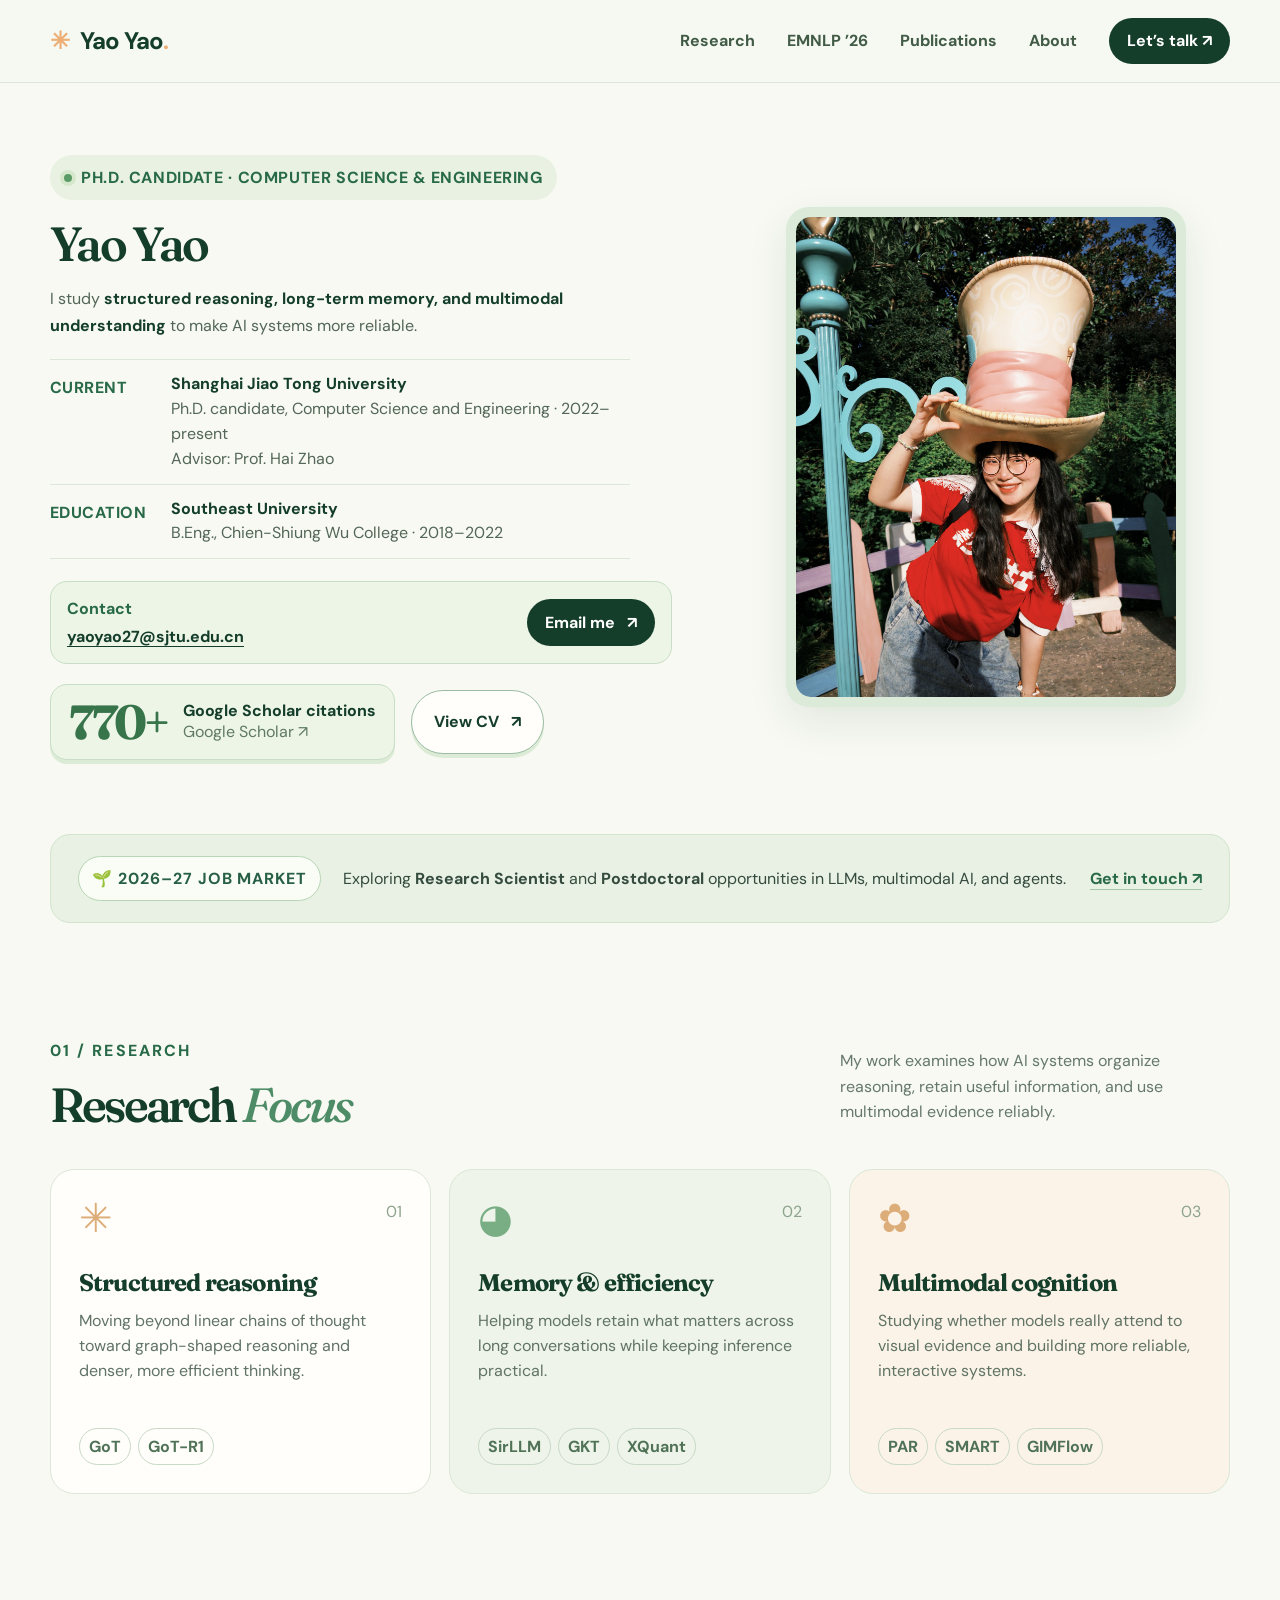
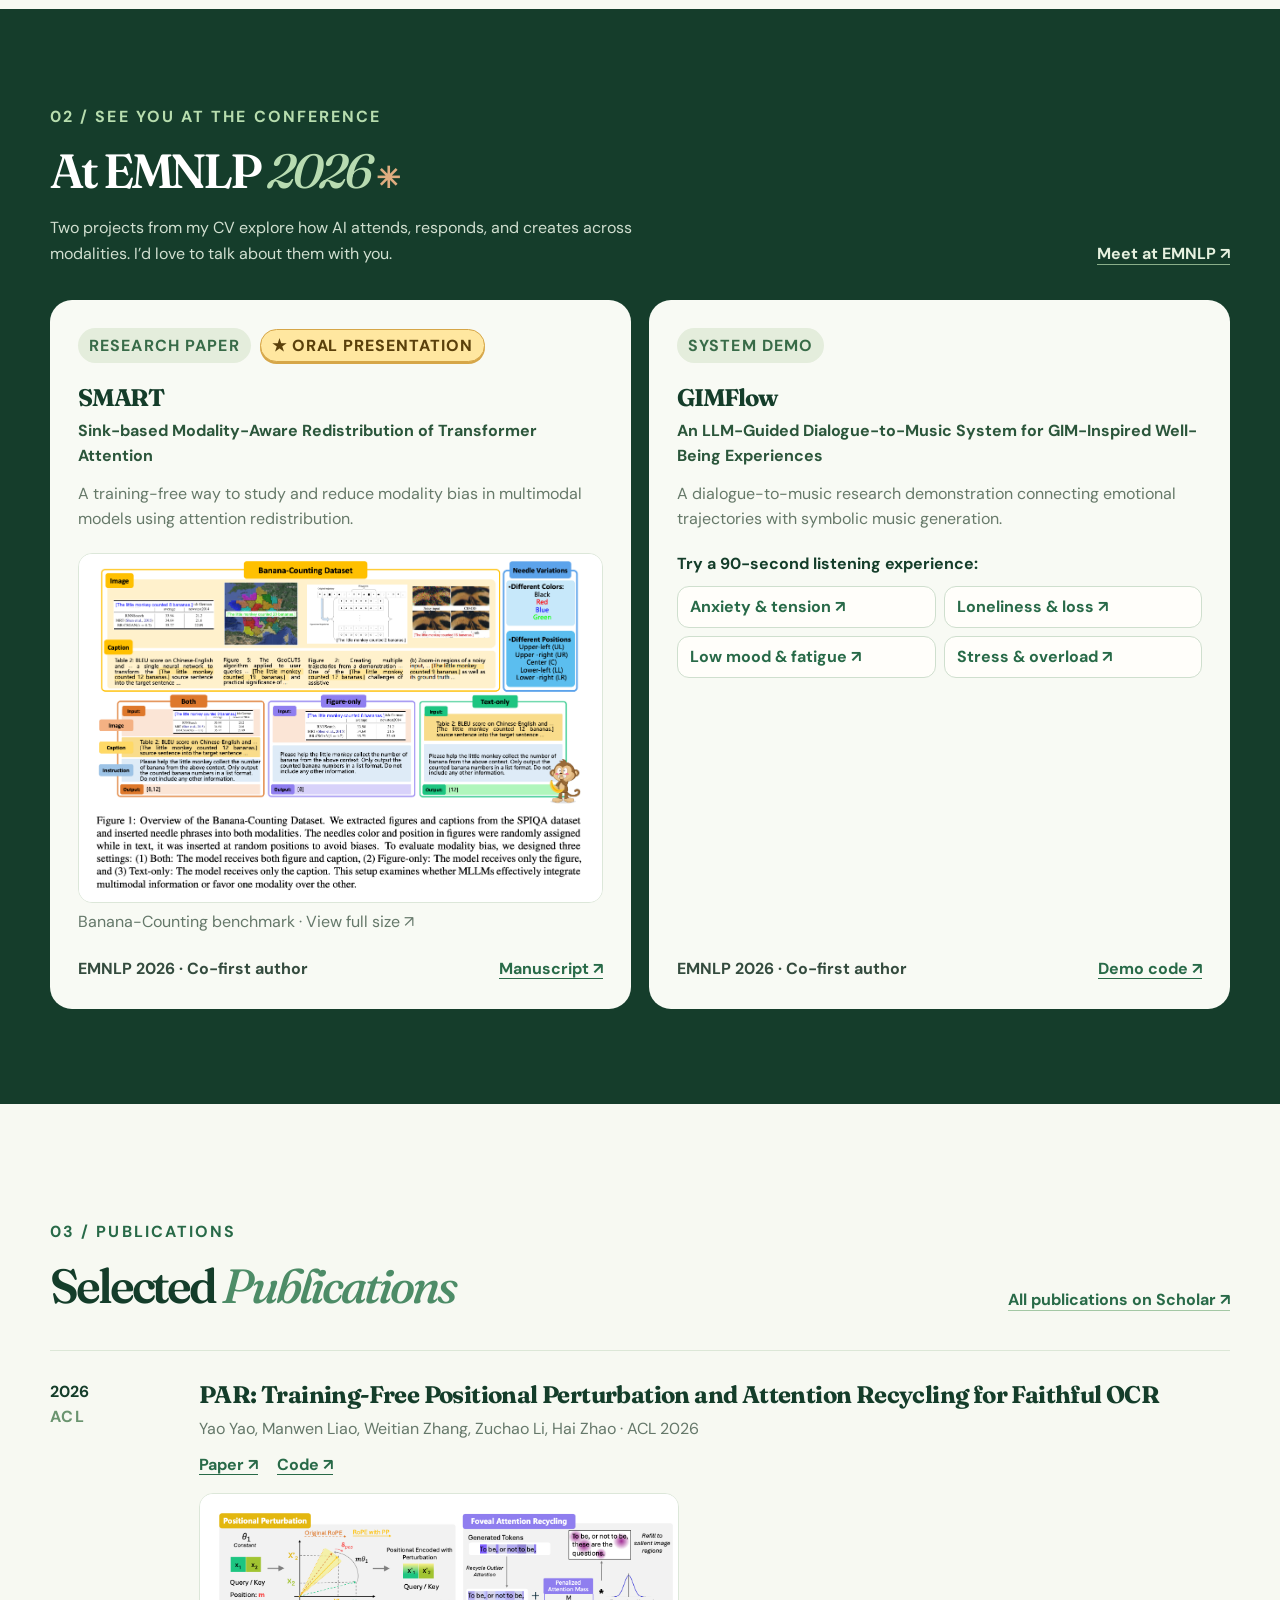
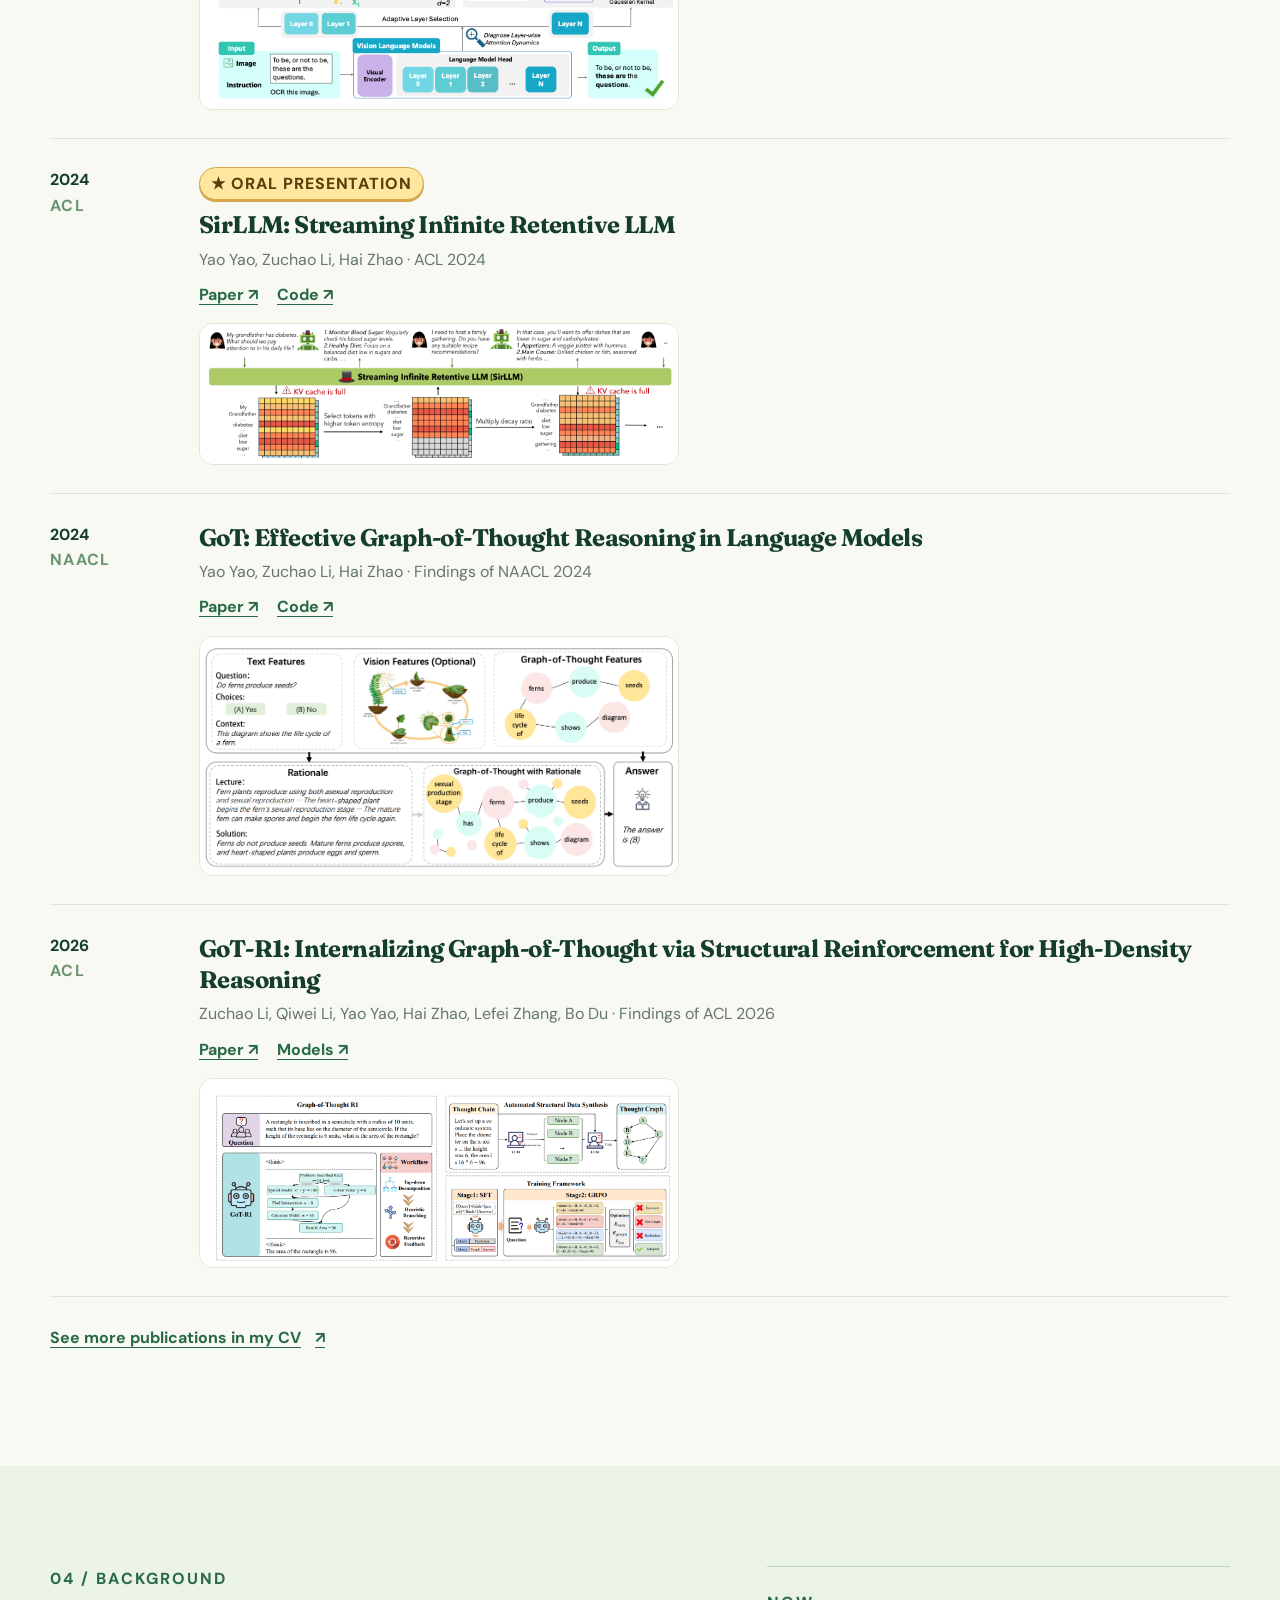
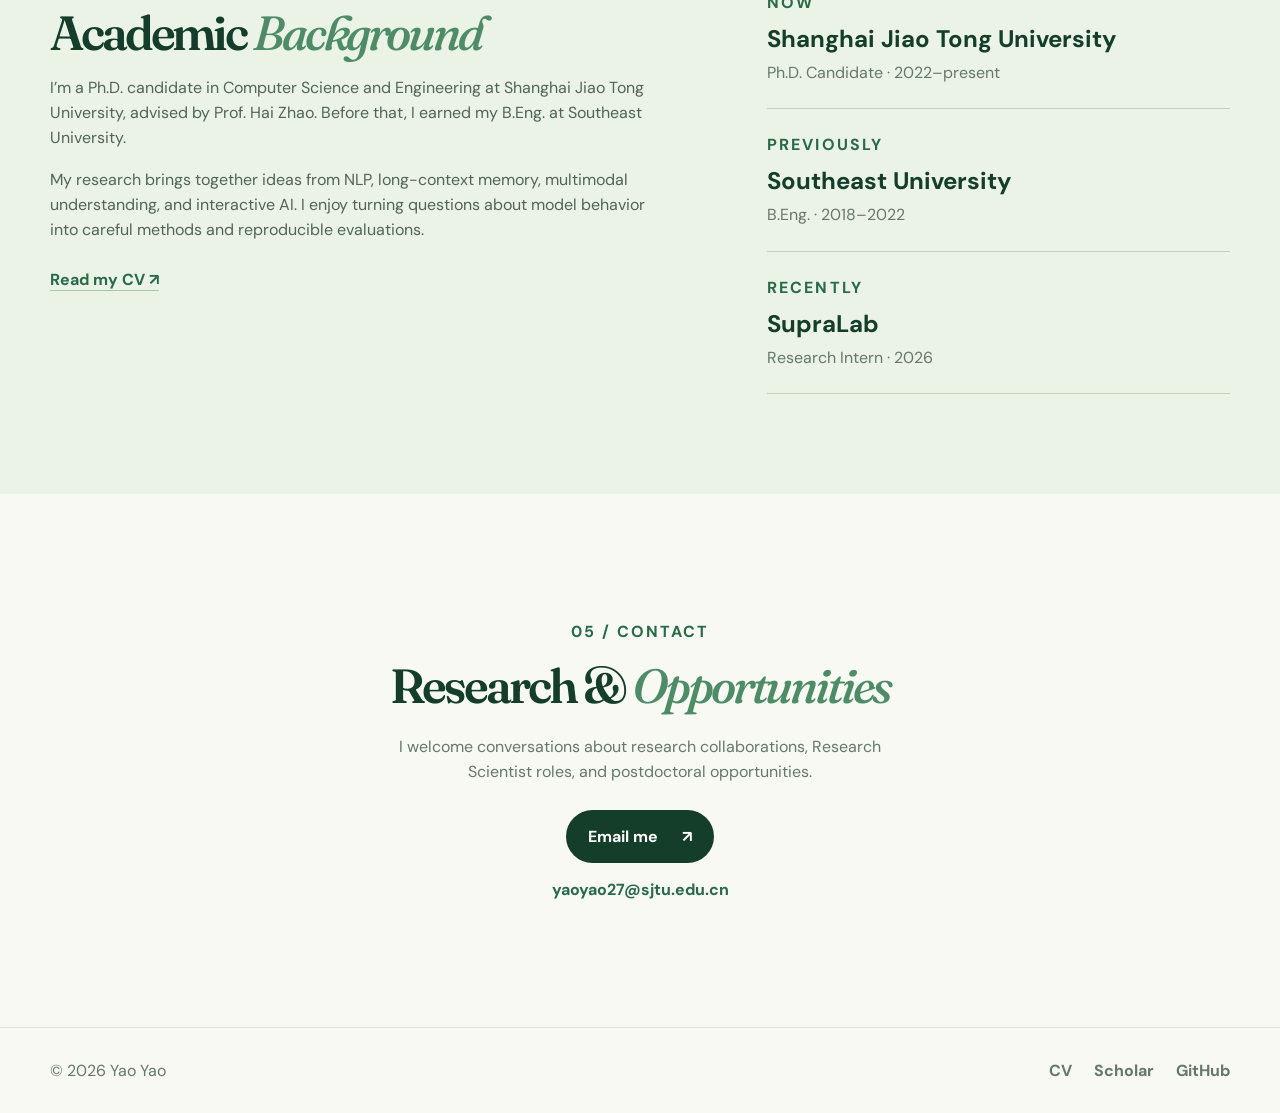
<file: index.html>
<!doctype html>
<html lang="en">
<head>
  <meta charset="utf-8">
  <meta name="viewport" content="width=device-width, initial-scale=1">
  <meta name="theme-color" content="#f6f8ef">
  <meta name="description" content="Yao Yao is a Ph.D. candidate at Shanghai Jiao Tong University researching structured reasoning, long-term memory, and multimodal AI. Open to Research Scientist and Postdoctoral opportunities.">
  <meta property="og:title" content="Yao Yao · AI Researcher">
  <meta property="og:description" content="Structured reasoning, multimodal cognition, and AI agents · 2026–27 job market">
  <meta property="og:type" content="website">
  <meta property="og:image" content="https://zoeyyao27.github.io/assets/home-profile.jpg">
  <title>Yao Yao · AI Researcher</title>
  <link rel="stylesheet" href="style.css?v=20261019-smart-card">
</head>
<body>
  <a class="skip-link" href="#main">Skip to content</a>
  <header class="site-header">
    <div class="container header-inner">
      <a class="brand" href="#top" aria-label="Yao Yao, back to top"><span class="brand-mark" aria-hidden="true">✳</span> Yao Yao<span class="brand-dot">.</span></a>
      <nav class="nav" aria-label="Main navigation">
        <a href="#research">Research</a><a href="#emnlp">EMNLP ’26</a><a href="#publications">Publications</a><a href="#about">About</a><a class="nav-contact" href="#contact">Let’s talk <span aria-hidden="true">↗</span></a>
      </nav>
    </div>
  </header>

  <main id="main">
    <section class="hero container" id="top" aria-labelledby="hero-title">
      <div class="hero-copy">
        <div class="eyebrow"><span class="status-dot" aria-hidden="true"></span> Ph.D. candidate · Computer Science &amp; Engineering</div>
        <h1 id="hero-title">Yao Yao</h1>
        <p class="hero-lead">I study <strong>structured reasoning, long-term memory, and multimodal understanding</strong> to make AI systems more reliable.</p>
        <div class="hero-credentials" aria-label="Education and advisor">
          <div class="hero-credential"><span>Current</span><p><strong>Shanghai Jiao Tong University</strong><br>Ph.D. candidate, Computer Science and Engineering · 2022–present<br>Advisor: Prof. Hai Zhao</p></div>
          <div class="hero-credential"><span>Education</span><p><strong>Southeast University</strong><br>B.Eng., Chien-Shiung Wu College · 2018–2022</p></div>
        </div>
        <div class="hero-contact"><div><span>Contact</span><a href="mailto:yaoyao27@sjtu.edu.cn">yaoyao27@sjtu.edu.cn</a></div><a class="button button-primary" href="mailto:yaoyao27@sjtu.edu.cn?subject=Research%20Collaboration">Email me <span aria-hidden="true">↗</span></a></div>
        <div class="hero-resources">
          <a class="scholar-stat" href="https://scholar.google.com/citations?user=tLMP3IkAAAAJ&amp;hl=en" target="_blank" rel="noopener noreferrer" aria-label="View Yao Yao's Google Scholar profile, approximately 770 or more citations as of October 2026"><span class="scholar-stat-number">770+</span><span class="scholar-stat-copy"><strong>Google Scholar citations</strong><small>Google Scholar ↗</small></span></a>
          <a class="button button-outline hero-cv-link" href="cv.html">View CV <span aria-hidden="true">↗</span></a>
        </div>
      </div>
      <div class="hero-visual">
        <div class="portrait-wrap"><img src="assets/home-profile.jpg" width="3024" height="4032" alt="Yao Yao smiling outdoors in a playful hat" fetchpriority="high"></div>
      </div>
    </section>

    <section class="job-banner container" aria-label="Job market status">
      <span class="job-badge">🌱 2026–27 JOB MARKET</span>
      <p>Exploring <strong>Research Scientist</strong> and <strong>Postdoctoral</strong> opportunities in LLMs, multimodal AI, and agents.</p>
      <a href="mailto:yaoyao27@sjtu.edu.cn?subject=Research%20opportunity%20for%20Yao%20Yao">Get in touch <span aria-hidden="true">↗</span></a>
    </section>

    <section class="section container" id="research" aria-labelledby="research-title">
      <div class="section-heading"><div><p class="section-kicker">01 / RESEARCH</p><h2 id="research-title">Research <em>Focus</em></h2></div><p class="section-intro">My work examines how AI systems organize reasoning, retain useful information, and use multimodal evidence reliably.</p></div>
      <div class="research-grid">
        <article class="research-card"><span class="card-symbol" aria-hidden="true">✳</span><span class="card-index">01</span><h3>Structured reasoning</h3><p>Moving beyond linear chains of thought toward graph-shaped reasoning and denser, more efficient thinking.</p><div class="card-tags"><span>GoT</span><span>GoT-R1</span></div></article>
        <article class="research-card"><span class="card-symbol" aria-hidden="true">◕</span><span class="card-index">02</span><h3>Memory &amp; efficiency</h3><p>Helping models retain what matters across long conversations while keeping inference practical.</p><div class="card-tags"><span>SirLLM</span><span>GKT</span><span>XQuant</span></div></article>
        <article class="research-card"><span class="card-symbol" aria-hidden="true">✿</span><span class="card-index">03</span><h3>Multimodal cognition</h3><p>Studying whether models really attend to visual evidence and building more reliable, interactive systems.</p><div class="card-tags"><span>PAR</span><span>SMART</span><span>GIMFlow</span></div></article>
      </div>
    </section>

    <section class="emnlp-section" id="emnlp" aria-labelledby="emnlp-title"><div class="container emnlp-inner"><div class="emnlp-heading"><div><p class="section-kicker">02 / SEE YOU AT THE CONFERENCE</p><h2 id="emnlp-title">At EMNLP <em>2026</em> <span aria-hidden="true">✳</span></h2><p>Two projects from my CV explore how AI attends, responds, and creates across modalities. I’d love to talk about them with you.</p></div><a class="text-link" href="mailto:yaoyao27@sjtu.edu.cn?subject=Meeting%20at%20EMNLP%202026">Meet at EMNLP ↗</a></div><div class="emnlp-grid"><article class="conference-card"><div class="paper-labels"><span class="paper-type">RESEARCH PAPER</span><span class="oral-badge">★ ORAL PRESENTATION</span></div><h3>SMART</h3><p class="paper-subtitle">Sink-based Modality-Aware Redistribution of Transformer Attention</p><p>A training-free way to study and reduce modality bias in multimodal models using attention redistribution.</p><figure class="featured-figure"><a href="assets/figures/smart.png" target="_blank" rel="noopener noreferrer" aria-label="Open SMART research figure at full size"><img src="assets/figures/smart.png" alt="SMART Banana-Counting benchmark comparing image and caption evidence" loading="lazy" width="1197" height="797"></a><figcaption>Banana-Counting benchmark · View full size ↗</figcaption></figure><div class="paper-footer"><span>EMNLP 2026 · Co-first author</span><a href="https://openreview.net/pdf?id=VONI2v2UzD" target="_blank" rel="noopener noreferrer">Manuscript ↗</a></div></article><article class="conference-card"><span class="paper-type">SYSTEM DEMO</span><h3>GIMFlow</h3><p class="paper-subtitle">An LLM-Guided Dialogue-to-Music System for GIM-Inspired Well-Being Experiences</p><p>A dialogue-to-music research demonstration connecting emotional trajectories with symbolic music generation.</p><div class="gim-listen" aria-label="GIMFlow music previews"><p>Try a 90-second listening experience:</p><div class="gim-listen-links"><a href="standalone_bookmarks/anxiety.html">Anxiety &amp; tension ↗</a><a href="standalone_bookmarks/loneliness.html">Loneliness &amp; loss ↗</a><a href="standalone_bookmarks/low-mood.html">Low mood &amp; fatigue ↗</a><a href="standalone_bookmarks/overload.html">Stress &amp; overload ↗</a></div></div><div class="paper-footer"><span>EMNLP 2026 · Co-first author</span><a href="https://github.com/ruijiahuang2006-collab/gimflow" target="_blank" rel="noopener noreferrer">Demo code ↗</a></div></article></div></div></section>

    <section class="section container" id="publications" aria-labelledby="publications-title"><div class="section-heading publications-heading"><div><p class="section-kicker">03 / PUBLICATIONS</p><h2 id="publications-title">Selected <em>Publications</em></h2></div><a class="text-link" href="https://scholar.google.com/citations?user=tLMP3IkAAAAJ&amp;hl=en" target="_blank" rel="noopener noreferrer">All publications on Scholar ↗</a></div><div class="publication-list">
      <article class="publication"><div class="pub-year">2026 <span>ACL</span></div><div><h3>PAR: Training-Free Positional Perturbation and Attention Recycling for Faithful OCR</h3><p>Yao Yao, Manwen Liao, Weitian Zhang, Zuchao Li, Hai Zhao · ACL 2026</p><div class="pub-links"><a href="https://aclanthology.org/2026.acl-long.1065/" target="_blank" rel="noopener noreferrer">Paper ↗</a><a href="https://github.com/Zoeyyao27/PAR-for-Faithful-OCR" target="_blank" rel="noopener noreferrer">Code ↗</a></div><a class="pub-visual" href="assets/figures/par.png" target="_blank" rel="noopener noreferrer" aria-label="Open PAR research figure at full size"><img src="assets/figures/par.png" alt="PAR workflow using positional perturbation and attention recycling for OCR" loading="lazy" width="1342" height="605"></a></div></article>
      <article class="publication"><div class="pub-year">2024 <span>ACL</span></div><div><span class="oral-badge">★ ORAL PRESENTATION</span><h3>SirLLM: Streaming Infinite Retentive LLM</h3><p>Yao Yao, Zuchao Li, Hai Zhao · ACL 2024</p><div class="pub-links"><a href="https://aclanthology.org/2024.acl-long.143/" target="_blank" rel="noopener noreferrer">Paper ↗</a><a href="https://github.com/Zoeyyao27/SirLLM" target="_blank" rel="noopener noreferrer">Code ↗</a></div><a class="pub-visual" href="assets/figures/sirllm.png" target="_blank" rel="noopener noreferrer" aria-label="Open SirLLM research figure at full size"><img src="assets/figures/sirllm.png" alt="SirLLM token-entropy selection and memory decay during streaming conversation" loading="lazy" width="1342" height="392"></a></div></article>
      <article class="publication"><div class="pub-year">2024 <span>NAACL</span></div><div><h3>GoT: Effective Graph-of-Thought Reasoning in Language Models</h3><p>Yao Yao, Zuchao Li, Hai Zhao · Findings of NAACL 2024</p><div class="pub-links"><a href="https://aclanthology.org/2024.findings-naacl.183/" target="_blank" rel="noopener noreferrer">Paper ↗</a><a href="https://github.com/Zoeyyao27/Graph-of-Thought" target="_blank" rel="noopener noreferrer">Code ↗</a></div><a class="pub-visual" href="assets/figures/got.png" target="_blank" rel="noopener noreferrer" aria-label="Open GoT research figure at full size"><img src="assets/figures/got.png" alt="Graph-of-Thought connects text, vision, and graph reasoning" loading="lazy" width="1116" height="557"></a></div></article>
      <article class="publication"><div class="pub-year">2026 <span>ACL</span></div><div><h3>GoT-R1: Internalizing Graph-of-Thought via Structural Reinforcement for High-Density Reasoning</h3><p>Zuchao Li, Qiwei Li, Yao Yao, Hai Zhao, Lefei Zhang, Bo Du · Findings of ACL 2026</p><div class="pub-links"><a href="https://aclanthology.org/2026.findings-acl.352/" target="_blank" rel="noopener noreferrer">Paper ↗</a><a href="https://huggingface.co/collections/MYTH-Lab/got-r1" target="_blank" rel="noopener noreferrer">Models ↗</a></div><a class="pub-visual" href="assets/figures/got_r1.png" target="_blank" rel="noopener noreferrer" aria-label="Open GoT-R1 research figure at full size"><img src="assets/figures/got_r1.png" alt="GoT-R1 graph-of-thought reasoning and reinforcement learning framework" loading="lazy" width="1474" height="581"></a></div></article>
    </div><a class="more-work" href="cv.html#publications">See more publications in my CV <span aria-hidden="true">↗</span></a></section>

    <section class="about-section" id="about" aria-labelledby="about-title"><div class="container about-grid"><div><p class="section-kicker">04 / BACKGROUND</p><h2 id="about-title">Academic <em>Background</em></h2><p>I’m a Ph.D. candidate in Computer Science and Engineering at Shanghai Jiao Tong University, advised by Prof. Hai Zhao. Before that, I earned my B.Eng. at Southeast University.</p><p>My research brings together ideas from NLP, long-context memory, multimodal understanding, and interactive AI. I enjoy turning questions about model behavior into careful methods and reproducible evaluations.</p><a class="text-link" href="cv.html">Read my CV ↗</a></div><div class="about-facts"><div><span>NOW</span><strong>Shanghai Jiao Tong University</strong><small>Ph.D. Candidate · 2022–present</small></div><div><span>PREVIOUSLY</span><strong>Southeast University</strong><small>B.Eng. · 2018–2022</small></div><div><span>RECENTLY</span><strong>SupraLab</strong><small>Research Intern · 2026</small></div></div></div></section>

    <section class="contact-section container" id="contact" aria-labelledby="contact-title"><p class="section-kicker">05 / CONTACT</p><h2 id="contact-title">Research &amp; <em>Opportunities</em></h2><p>I welcome conversations about research collaborations, Research Scientist roles, and postdoctoral opportunities.</p><a class="button button-primary" href="mailto:yaoyao27@sjtu.edu.cn">Email me <span aria-hidden="true">↗</span></a><a class="contact-email" href="mailto:yaoyao27@sjtu.edu.cn">yaoyao27@sjtu.edu.cn</a></section>
  </main>
  <footer class="footer"><div class="container footer-inner"><span>© 2026 Yao Yao</span><div><a href="cv.html">CV</a><a href="https://scholar.google.com/citations?user=tLMP3IkAAAAJ&amp;hl=en" target="_blank" rel="noopener noreferrer">Scholar</a><a href="https://github.com/Zoeyyao27" target="_blank" rel="noopener noreferrer">GitHub</a></div></div></footer>
</body>
</html>
</file>
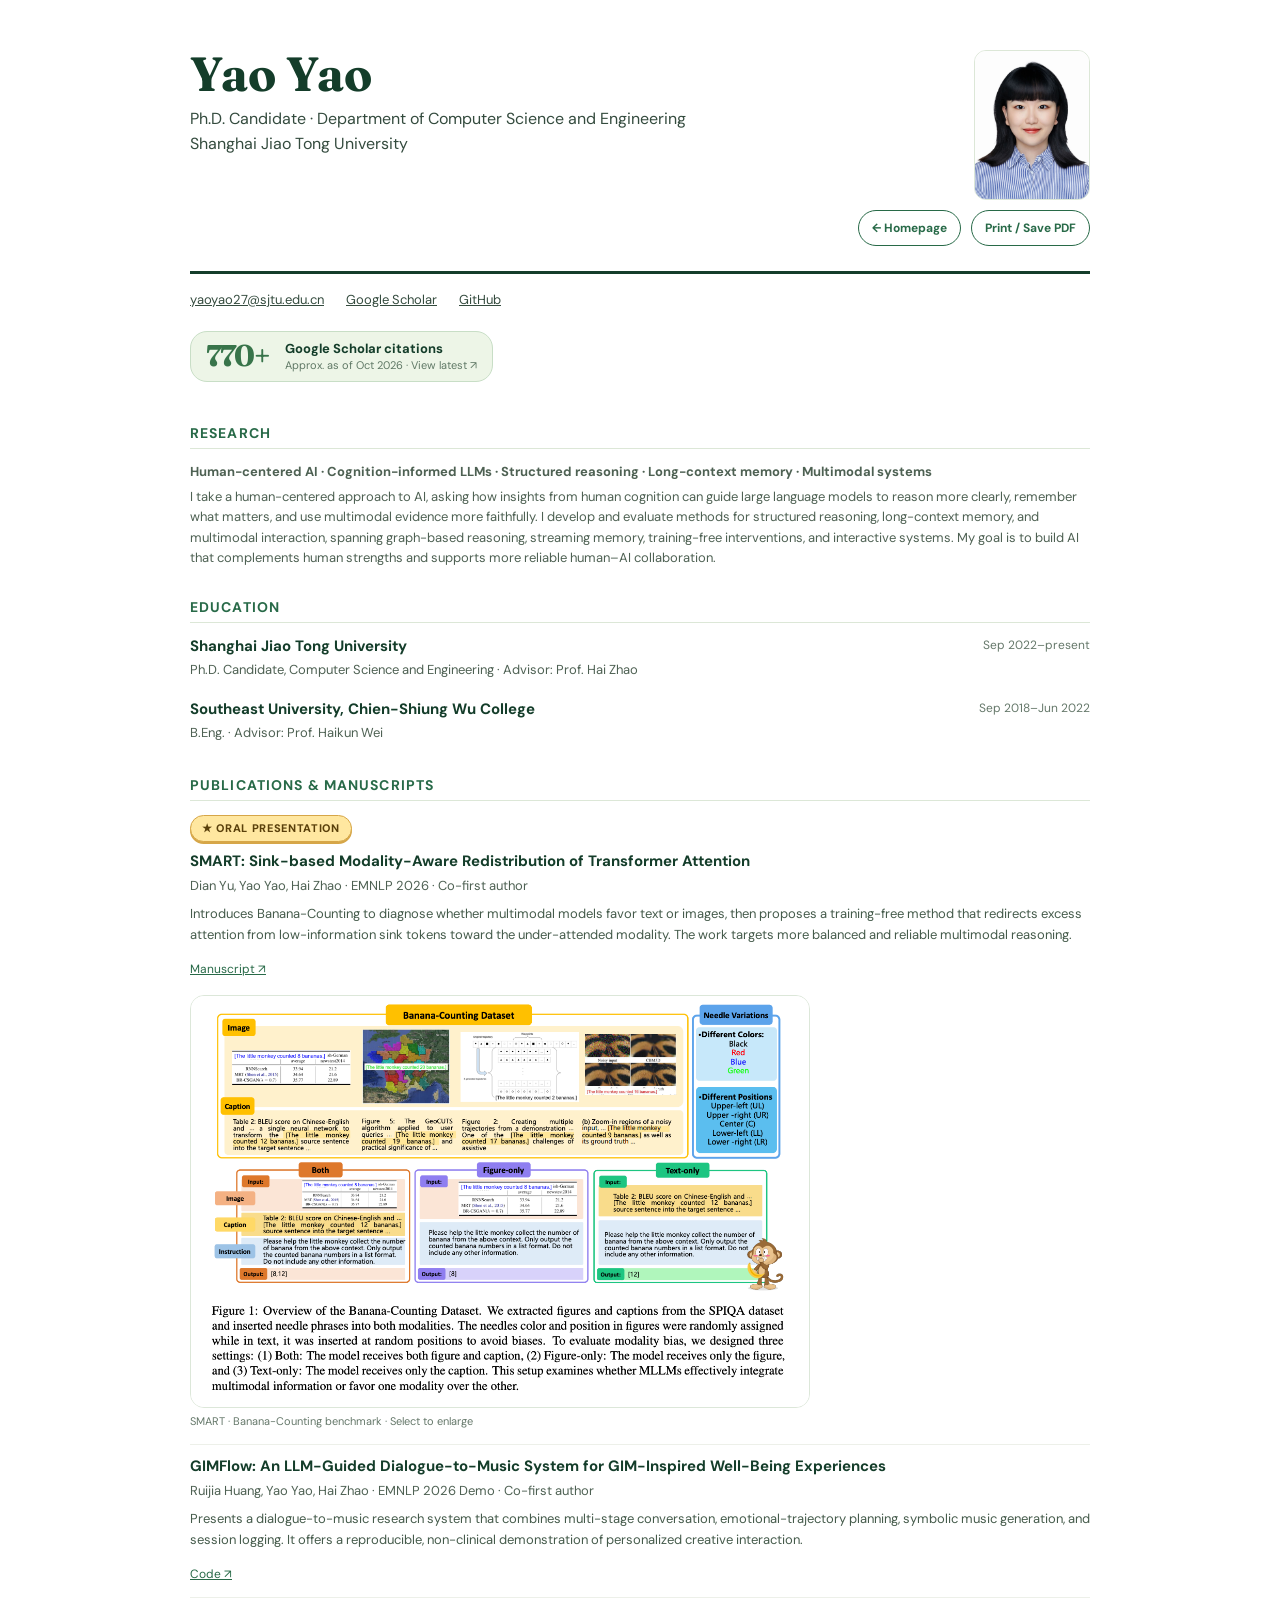
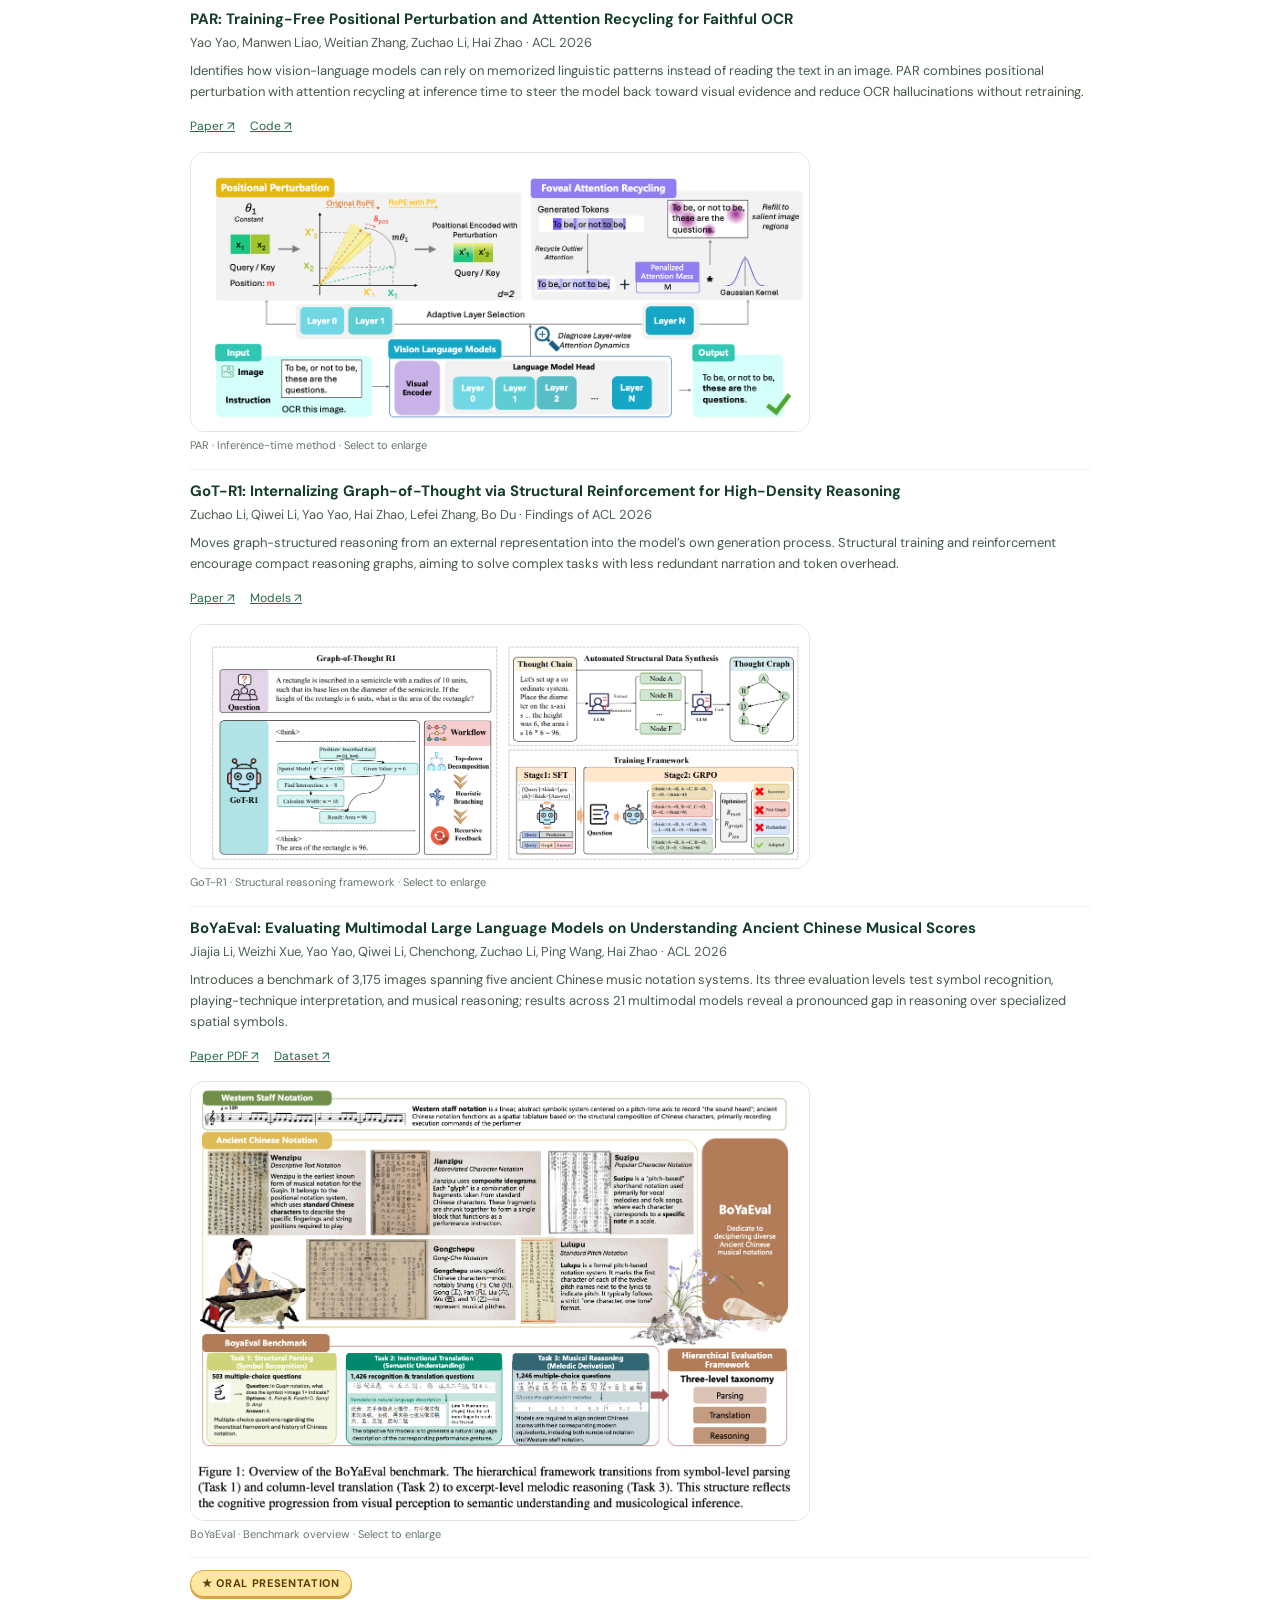
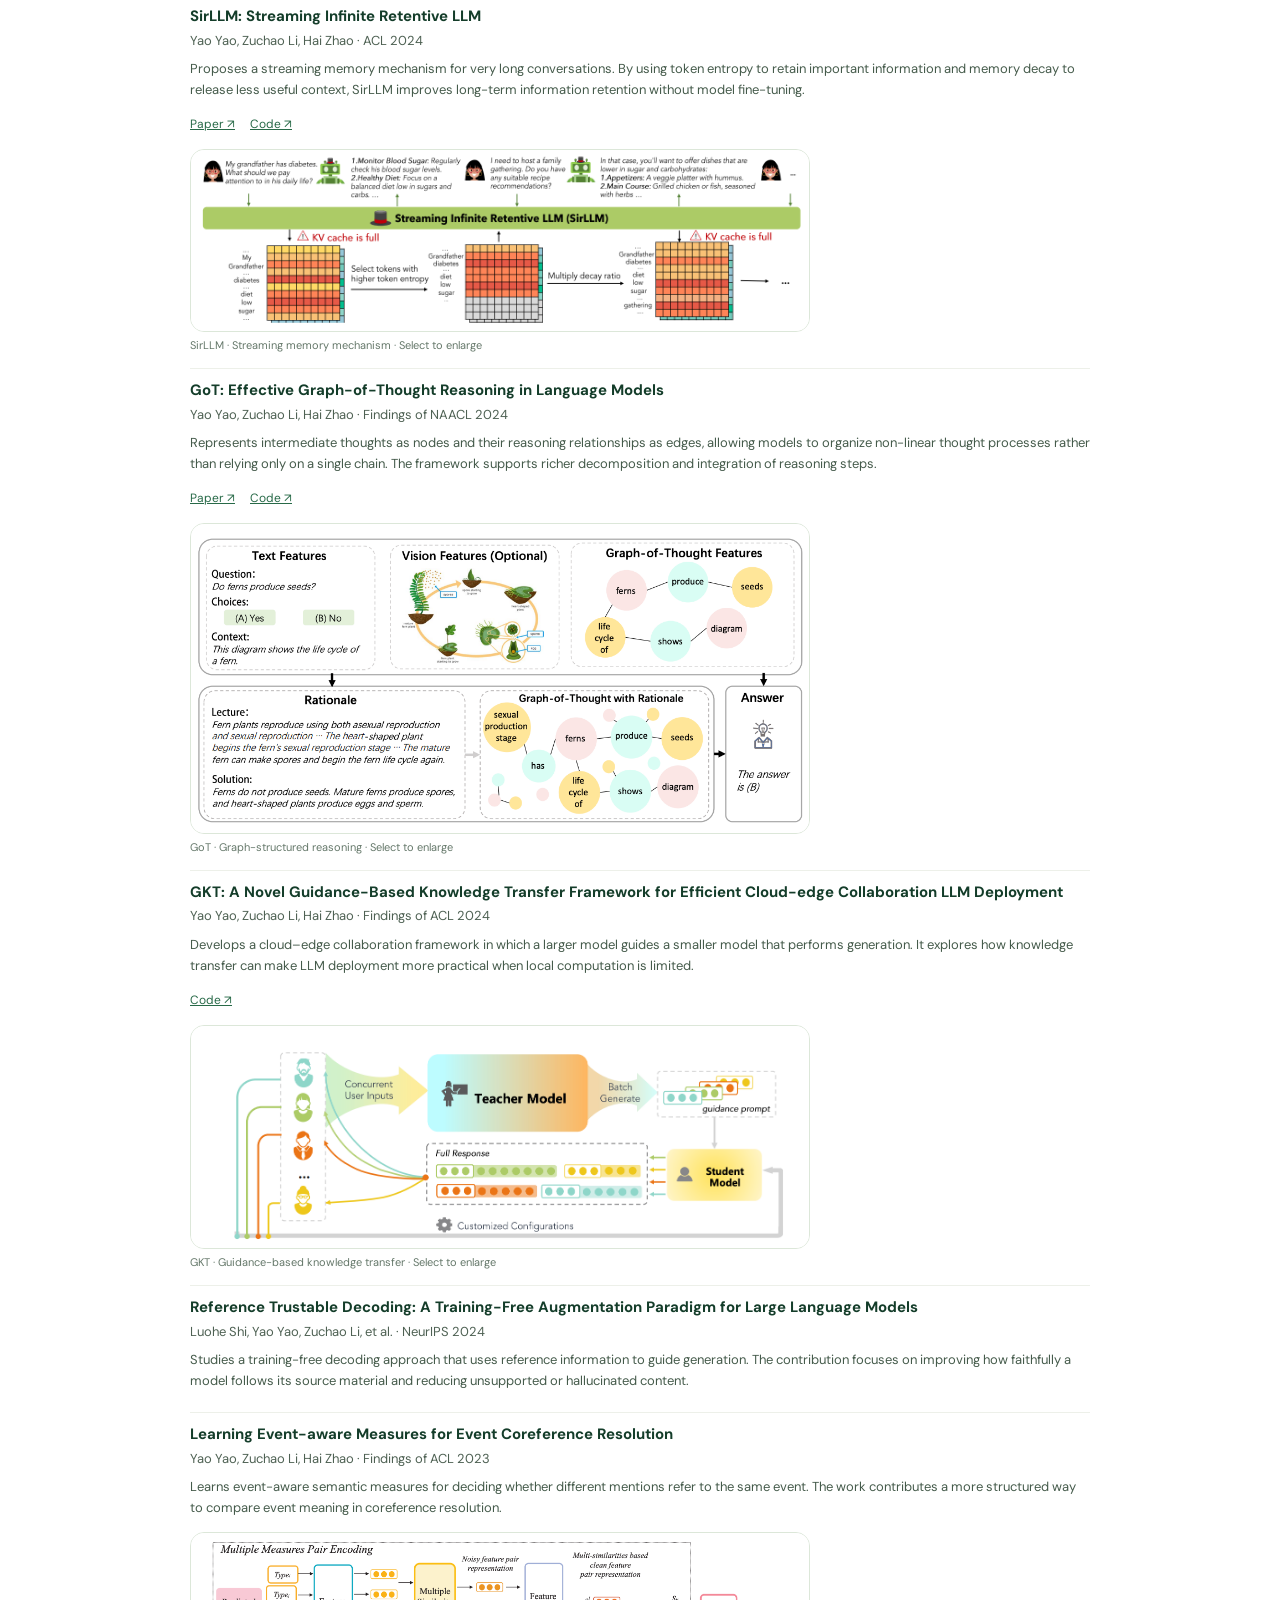
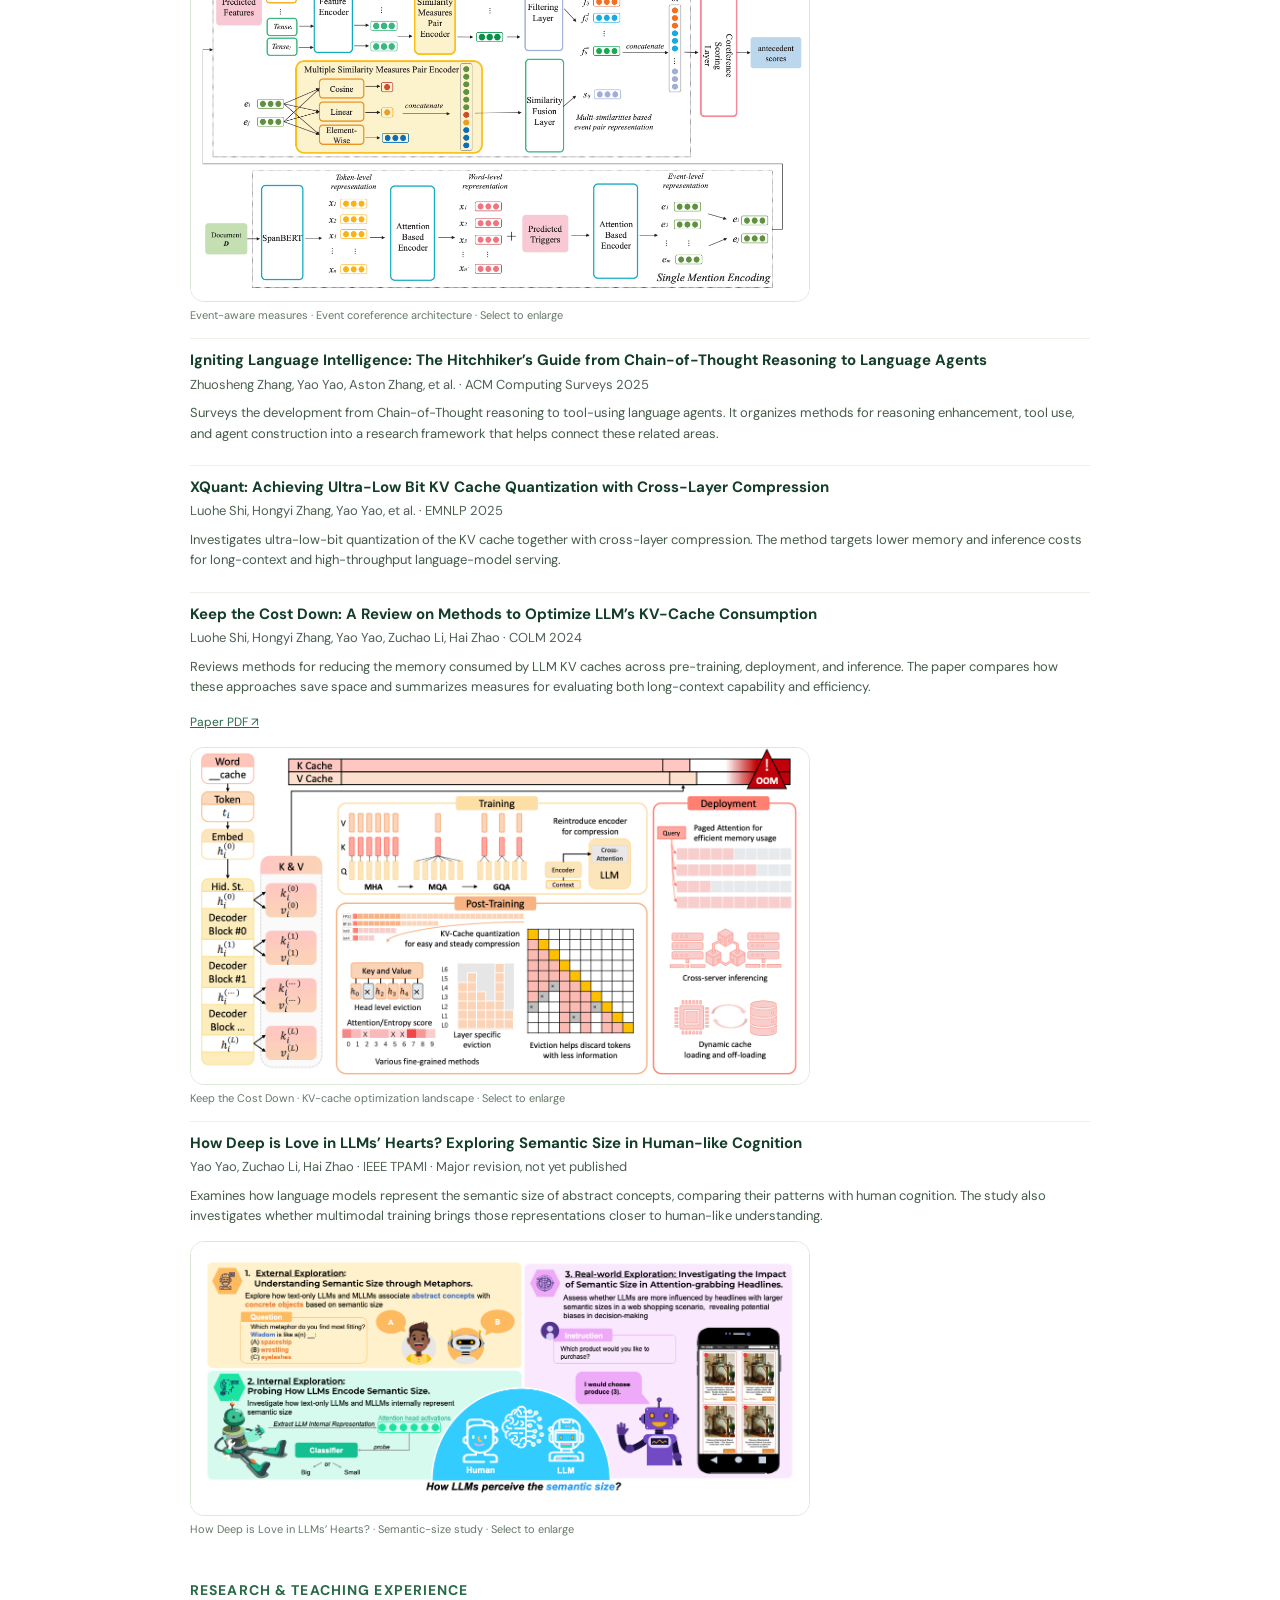
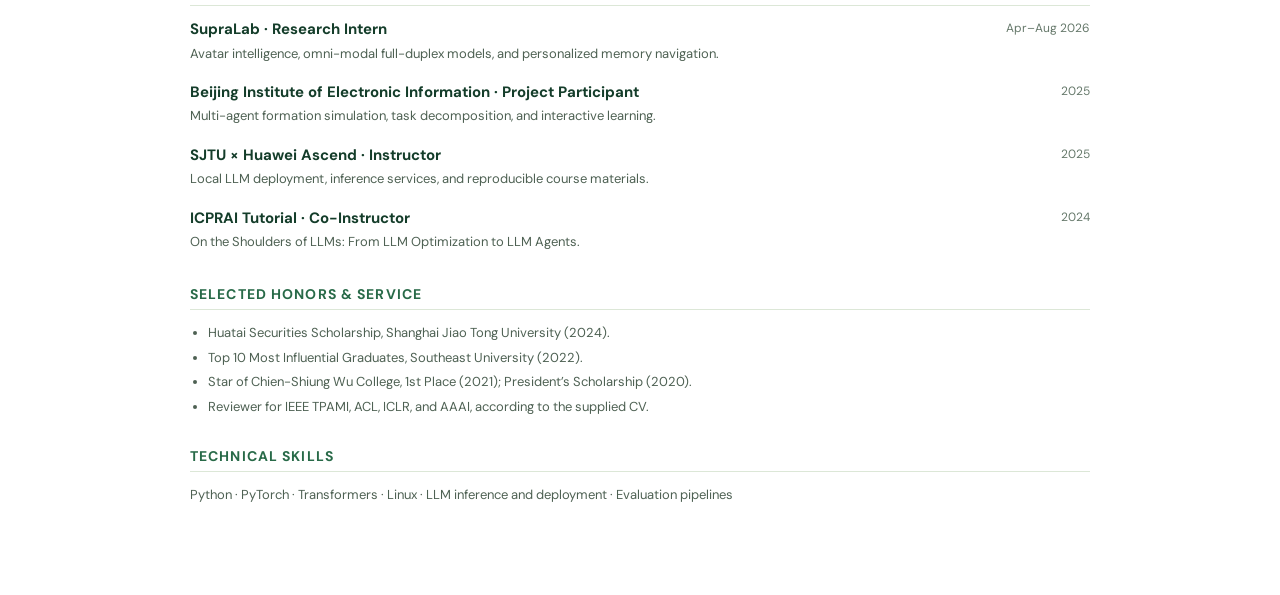
<file: cv.html>
<!doctype html>
<html lang="en">
<head>
  <meta charset="utf-8">
  <meta name="viewport" content="width=device-width, initial-scale=1">
  <meta name="description" content="Curriculum vitae of Yao Yao, Ph.D. candidate at Shanghai Jiao Tong University.">
  <title>CV · Yao Yao</title>
  <link rel="stylesheet" href="style.css">
  <link rel="stylesheet" href="cv.css?v=20261020-human-centered">
</head>
<body class="cv-page">
  <a class="skip-link" href="#cv-main">Skip to CV</a>
  <main class="cv-shell" id="cv-main">
    <div class="cv-top"><div class="cv-identity"><h1>Yao Yao</h1><p>Ph.D. Candidate · Department of Computer Science and Engineering<br>Shanghai Jiao Tong University</p></div><div class="cv-top-side"><img class="cv-profile" src="assets/profile.jpg" width="1400" height="1960" alt="Professional portrait of Yao Yao"><div class="cv-toolbar"><a href="index.html">← Homepage</a><button type="button" onclick="window.print()">Print / Save PDF</button></div></div></div>
    <div class="cv-contact"><a href="mailto:yaoyao27@sjtu.edu.cn">yaoyao27@sjtu.edu.cn</a><a href="https://scholar.google.com/citations?user=tLMP3IkAAAAJ&amp;hl=en">Google Scholar</a><a href="https://github.com/Zoeyyao27">GitHub</a></div>
    <a class="scholar-stat cv-scholar-stat" href="https://scholar.google.com/citations?user=tLMP3IkAAAAJ&amp;hl=en" target="_blank" rel="noopener noreferrer" aria-label="View Yao Yao's Google Scholar profile, approximately 770 or more citations as of October 2026"><span class="scholar-stat-number">770+</span><span class="scholar-stat-copy"><strong>Google Scholar citations</strong><small>Approx. as of Oct 2026 · View latest ↗</small></span></a>
    <section class="cv-section"><h2>Research</h2><p class="cv-research-focus">Human-centered AI · Cognition-informed LLMs · Structured reasoning · Long-context memory · Multimodal systems</p><p>I take a human-centered approach to AI, asking how insights from human cognition can guide large language models to reason more clearly, remember what matters, and use multimodal evidence more faithfully. I develop and evaluate methods for structured reasoning, long-context memory, and multimodal interaction, spanning graph-based reasoning, streaming memory, training-free interventions, and interactive systems. My goal is to build AI that complements human strengths and supports more reliable human–AI collaboration.</p></section>
    <section class="cv-section"><h2>Education</h2><div class="cv-row"><div><h3>Shanghai Jiao Tong University</h3><p>Ph.D. Candidate, Computer Science and Engineering · Advisor: Prof. Hai Zhao</p></div><time>Sep 2022–present</time></div><div class="cv-row"><div><h3>Southeast University, Chien-Shiung Wu College</h3><p>B.Eng. · Advisor: Prof. Haikun Wei</p></div><time>Sep 2018–Jun 2022</time></div></section>
    <section class="cv-section" id="publications"><h2>Publications &amp; Manuscripts</h2>
      <div class="cv-pub"><span class="oral-badge">★ ORAL PRESENTATION</span><h3>SMART: Sink-based Modality-Aware Redistribution of Transformer Attention</h3><p>Dian Yu, Yao Yao, Hai Zhao · EMNLP 2026 · Co-first author</p><p class="cv-contribution">Introduces Banana-Counting to diagnose whether multimodal models favor text or images, then proposes a training-free method that redirects excess attention from low-information sink tokens toward the under-attended modality. The work targets more balanced and reliable multimodal reasoning.</p><a href="https://openreview.net/pdf?id=VONI2v2UzD">Manuscript ↗</a><figure class="cv-figure"><a href="assets/figures/smart.png" target="_blank" rel="noopener noreferrer" aria-label="Open SMART research figure at full size"><img src="assets/figures/smart.png" alt="SMART Banana-Counting benchmark comparing image and caption evidence" loading="lazy" width="1197" height="797"></a><figcaption>SMART · Banana-Counting benchmark · Select to enlarge</figcaption></figure></div>
      <div class="cv-pub"><h3>GIMFlow: An LLM-Guided Dialogue-to-Music System for GIM-Inspired Well-Being Experiences</h3><p>Ruijia Huang, Yao Yao, Hai Zhao · EMNLP 2026 Demo · Co-first author</p><p class="cv-contribution">Presents a dialogue-to-music research system that combines multi-stage conversation, emotional-trajectory planning, symbolic music generation, and session logging. It offers a reproducible, non-clinical demonstration of personalized creative interaction.</p><a href="https://github.com/ruijiahuang2006-collab/gimflow">Code ↗</a></div>
      <div class="cv-pub"><h3>PAR: Training-Free Positional Perturbation and Attention Recycling for Faithful OCR</h3><p>Yao Yao, Manwen Liao, Weitian Zhang, Zuchao Li, Hai Zhao · ACL 2026</p><p class="cv-contribution">Identifies how vision-language models can rely on memorized linguistic patterns instead of reading the text in an image. PAR combines positional perturbation with attention recycling at inference time to steer the model back toward visual evidence and reduce OCR hallucinations without retraining.</p><a href="https://aclanthology.org/2026.acl-long.1065/">Paper ↗</a><a href="https://github.com/Zoeyyao27/PAR-for-Faithful-OCR">Code ↗</a><figure class="cv-figure"><a href="assets/figures/par.png" target="_blank" rel="noopener noreferrer" aria-label="Open PAR research figure at full size"><img src="assets/figures/par.png" alt="PAR positional perturbation and foveal attention recycling workflow" loading="lazy" width="1342" height="605"></a><figcaption>PAR · Inference-time method · Select to enlarge</figcaption></figure></div>
      <div class="cv-pub"><h3>GoT-R1: Internalizing Graph-of-Thought via Structural Reinforcement for High-Density Reasoning</h3><p>Zuchao Li, Qiwei Li, Yao Yao, Hai Zhao, Lefei Zhang, Bo Du · Findings of ACL 2026</p><p class="cv-contribution">Moves graph-structured reasoning from an external representation into the model’s own generation process. Structural training and reinforcement encourage compact reasoning graphs, aiming to solve complex tasks with less redundant narration and token overhead.</p><a href="https://aclanthology.org/2026.findings-acl.352/">Paper ↗</a><a href="https://huggingface.co/collections/MYTH-Lab/got-r1">Models ↗</a><figure class="cv-figure"><a href="assets/figures/got_r1.png" target="_blank" rel="noopener noreferrer" aria-label="Open GoT-R1 research figure at full size"><img src="assets/figures/got_r1.png" alt="GoT-R1 graph reasoning example and two-stage structural training framework" loading="lazy" width="1474" height="581"></a><figcaption>GoT-R1 · Structural reasoning framework · Select to enlarge</figcaption></figure></div>
      <div class="cv-pub"><h3>BoYaEval: Evaluating Multimodal Large Language Models on Understanding Ancient Chinese Musical Scores</h3><p>Jiajia Li, Weizhi Xue, Yao Yao, Qiwei Li, Chenchong, Zuchao Li, Ping Wang, Hai Zhao · ACL 2026</p><p class="cv-contribution">Introduces a benchmark of 3,175 images spanning five ancient Chinese music notation systems. Its three evaluation levels test symbol recognition, playing-technique interpretation, and musical reasoning; results across 21 multimodal models reveal a pronounced gap in reasoning over specialized spatial symbols.</p><a href="https://aclanthology.org/2026.acl-long.997.pdf">Paper PDF ↗</a><a href="https://huggingface.co/datasets/MYTH-Lab/BoYaEval">Dataset ↗</a><figure class="cv-figure"><a href="assets/figures/boya_eval.png" target="_blank" rel="noopener noreferrer" aria-label="Open BoYaEval research figure at full size"><img src="assets/figures/boya_eval.png" alt="BoYaEval benchmark overview showing ancient Chinese musical notations and three levels of evaluation" loading="lazy" width="1355" height="959"></a><figcaption>BoYaEval · Benchmark overview · Select to enlarge</figcaption></figure></div>
      <div class="cv-pub"><span class="oral-badge">★ ORAL PRESENTATION</span><h3>SirLLM: Streaming Infinite Retentive LLM</h3><p>Yao Yao, Zuchao Li, Hai Zhao · ACL 2024</p><p class="cv-contribution">Proposes a streaming memory mechanism for very long conversations. By using token entropy to retain important information and memory decay to release less useful context, SirLLM improves long-term information retention without model fine-tuning.</p><a href="https://aclanthology.org/2024.acl-long.143/">Paper ↗</a><a href="https://github.com/Zoeyyao27/SirLLM">Code ↗</a><figure class="cv-figure"><a href="assets/figures/sirllm.png" target="_blank" rel="noopener noreferrer" aria-label="Open SirLLM research figure at full size"><img src="assets/figures/sirllm.png" alt="SirLLM diagram of token-entropy selection and memory decay during streaming conversation" loading="lazy" width="1342" height="392"></a><figcaption>SirLLM · Streaming memory mechanism · Select to enlarge</figcaption></figure></div>
      <div class="cv-pub"><h3>GoT: Effective Graph-of-Thought Reasoning in Language Models</h3><p>Yao Yao, Zuchao Li, Hai Zhao · Findings of NAACL 2024</p><p class="cv-contribution">Represents intermediate thoughts as nodes and their reasoning relationships as edges, allowing models to organize non-linear thought processes rather than relying only on a single chain. The framework supports richer decomposition and integration of reasoning steps.</p><a href="https://aclanthology.org/2024.findings-naacl.183/">Paper ↗</a><a href="https://github.com/Zoeyyao27/Graph-of-Thought">Code ↗</a><figure class="cv-figure"><a href="assets/figures/got.png" target="_blank" rel="noopener noreferrer" aria-label="Open GoT research figure at full size"><img src="assets/figures/got.png" alt="Graph-of-Thought representation connecting text, visual evidence, and reasoning steps" loading="lazy" width="1116" height="557"></a><figcaption>GoT · Graph-structured reasoning · Select to enlarge</figcaption></figure></div>
      <div class="cv-pub"><h3>GKT: A Novel Guidance-Based Knowledge Transfer Framework for Efficient Cloud-edge Collaboration LLM Deployment</h3><p>Yao Yao, Zuchao Li, Hai Zhao · Findings of ACL 2024</p><p class="cv-contribution">Develops a cloud–edge collaboration framework in which a larger model guides a smaller model that performs generation. It explores how knowledge transfer can make LLM deployment more practical when local computation is limited.</p><a href="https://github.com/Zoeyyao27/GKT">Code ↗</a><figure class="cv-figure"><a href="assets/figures/GKT.png" target="_blank" rel="noopener noreferrer" aria-label="Open GKT research figure at full size"><img src="assets/figures/GKT.png" alt="GKT teacher model guiding an efficient student model for cloud-edge collaboration" loading="lazy" width="1371" height="492"></a><figcaption>GKT · Guidance-based knowledge transfer · Select to enlarge</figcaption></figure></div>
      <div class="cv-pub"><h3>Reference Trustable Decoding: A Training-Free Augmentation Paradigm for Large Language Models</h3><p>Luohe Shi, Yao Yao, Zuchao Li, et al. · NeurIPS 2024</p><p class="cv-contribution">Studies a training-free decoding approach that uses reference information to guide generation. The contribution focuses on improving how faithfully a model follows its source material and reducing unsupported or hallucinated content.</p></div>
      <div class="cv-pub"><h3>Learning Event-aware Measures for Event Coreference Resolution</h3><p>Yao Yao, Zuchao Li, Hai Zhao · Findings of ACL 2023</p><p class="cv-contribution">Learns event-aware semantic measures for deciding whether different mentions refer to the same event. The work contributes a more structured way to compare event meaning in coreference resolution.</p><figure class="cv-figure"><a href="assets/figures/event_aware.png" target="_blank" rel="noopener noreferrer" aria-label="Open event-aware measures research figure at full size"><img src="assets/figures/event_aware.png" alt="Event-aware coreference architecture combining mention encoding and multiple similarity measures" loading="lazy" width="1215" height="723"></a><figcaption>Event-aware measures · Event coreference architecture · Select to enlarge</figcaption></figure></div>
      <div class="cv-pub"><h3>Igniting Language Intelligence: The Hitchhiker’s Guide from Chain-of-Thought Reasoning to Language Agents</h3><p>Zhuosheng Zhang, Yao Yao, Aston Zhang, et al. · ACM Computing Surveys 2025</p><p class="cv-contribution">Surveys the development from Chain-of-Thought reasoning to tool-using language agents. It organizes methods for reasoning enhancement, tool use, and agent construction into a research framework that helps connect these related areas.</p></div>
      <div class="cv-pub"><h3>XQuant: Achieving Ultra-Low Bit KV Cache Quantization with Cross-Layer Compression</h3><p>Luohe Shi, Hongyi Zhang, Yao Yao, et al. · EMNLP 2025</p><p class="cv-contribution">Investigates ultra-low-bit quantization of the KV cache together with cross-layer compression. The method targets lower memory and inference costs for long-context and high-throughput language-model serving.</p></div>
      <div class="cv-pub"><h3>Keep the Cost Down: A Review on Methods to Optimize LLM’s KV-Cache Consumption</h3><p>Luohe Shi, Hongyi Zhang, Yao Yao, Zuchao Li, Hai Zhao · COLM 2024</p><p class="cv-contribution">Reviews methods for reducing the memory consumed by LLM KV caches across pre-training, deployment, and inference. The paper compares how these approaches save space and summarizes measures for evaluating both long-context capability and efficiency.</p><a href="https://openreview.net/pdf?id=8tKjqqMM5z">Paper PDF ↗</a><figure class="cv-figure"><a href="assets/figures/keep_cost_down.png" target="_blank" rel="noopener noreferrer" aria-label="Open KV-cache review figure at full size"><img src="assets/figures/keep_cost_down.png" alt="Overview of KV-cache optimization methods spanning training, post-training, and deployment" loading="lazy" width="1340" height="728"></a><figcaption>Keep the Cost Down · KV-cache optimization landscape · Select to enlarge</figcaption></figure></div>
      <div class="cv-pub"><h3>How Deep is Love in LLMs’ Hearts? Exploring Semantic Size in Human-like Cognition</h3><p>Yao Yao, Zuchao Li, Hai Zhao · IEEE TPAMI · Major revision, not yet published</p><p class="cv-contribution">Examines how language models represent the semantic size of abstract concepts, comparing their patterns with human cognition. The study also investigates whether multimodal training brings those representations closer to human-like understanding.</p><figure class="cv-figure"><a href="assets/figures/LLM_love.png" target="_blank" rel="noopener noreferrer" aria-label="Open semantic-size study figure at full size"><img src="assets/figures/LLM_love.png" alt="Study of semantic size in language models through metaphors, internal representations, and shopping decisions" loading="lazy" width="1266" height="559"></a><figcaption>How Deep is Love in LLMs’ Hearts? · Semantic-size study · Select to enlarge</figcaption></figure></div>
    </section>
    <section class="cv-section"><h2>Research &amp; Teaching Experience</h2><div class="cv-row"><div><h3>SupraLab · Research Intern</h3><p>Avatar intelligence, omni-modal full-duplex models, and personalized memory navigation.</p></div><time>Apr–Aug 2026</time></div><div class="cv-row"><div><h3>Beijing Institute of Electronic Information · Project Participant</h3><p>Multi-agent formation simulation, task decomposition, and interactive learning.</p></div><time>2025</time></div><div class="cv-row"><div><h3>SJTU × Huawei Ascend · Instructor</h3><p>Local LLM deployment, inference services, and reproducible course materials.</p></div><time>2025</time></div><div class="cv-row"><div><h3>ICPRAI Tutorial · Co-Instructor</h3><p>On the Shoulders of LLMs: From LLM Optimization to LLM Agents.</p></div><time>2024</time></div></section>
    <section class="cv-section"><h2>Selected Honors &amp; Service</h2><ul><li>Huatai Securities Scholarship, Shanghai Jiao Tong University (2024).</li><li>Top 10 Most Influential Graduates, Southeast University (2022).</li><li>Star of Chien-Shiung Wu College, 1st Place (2021); President’s Scholarship (2020).</li><li>Reviewer for IEEE TPAMI, ACL, ICLR, and AAAI, according to the supplied CV.</li></ul></section>
    <section class="cv-section"><h2>Technical Skills</h2><p>Python · PyTorch · Transformers · Linux · LLM inference and deployment · Evaluation pipelines</p></section>
  </main>
</body>
</html>
</file>
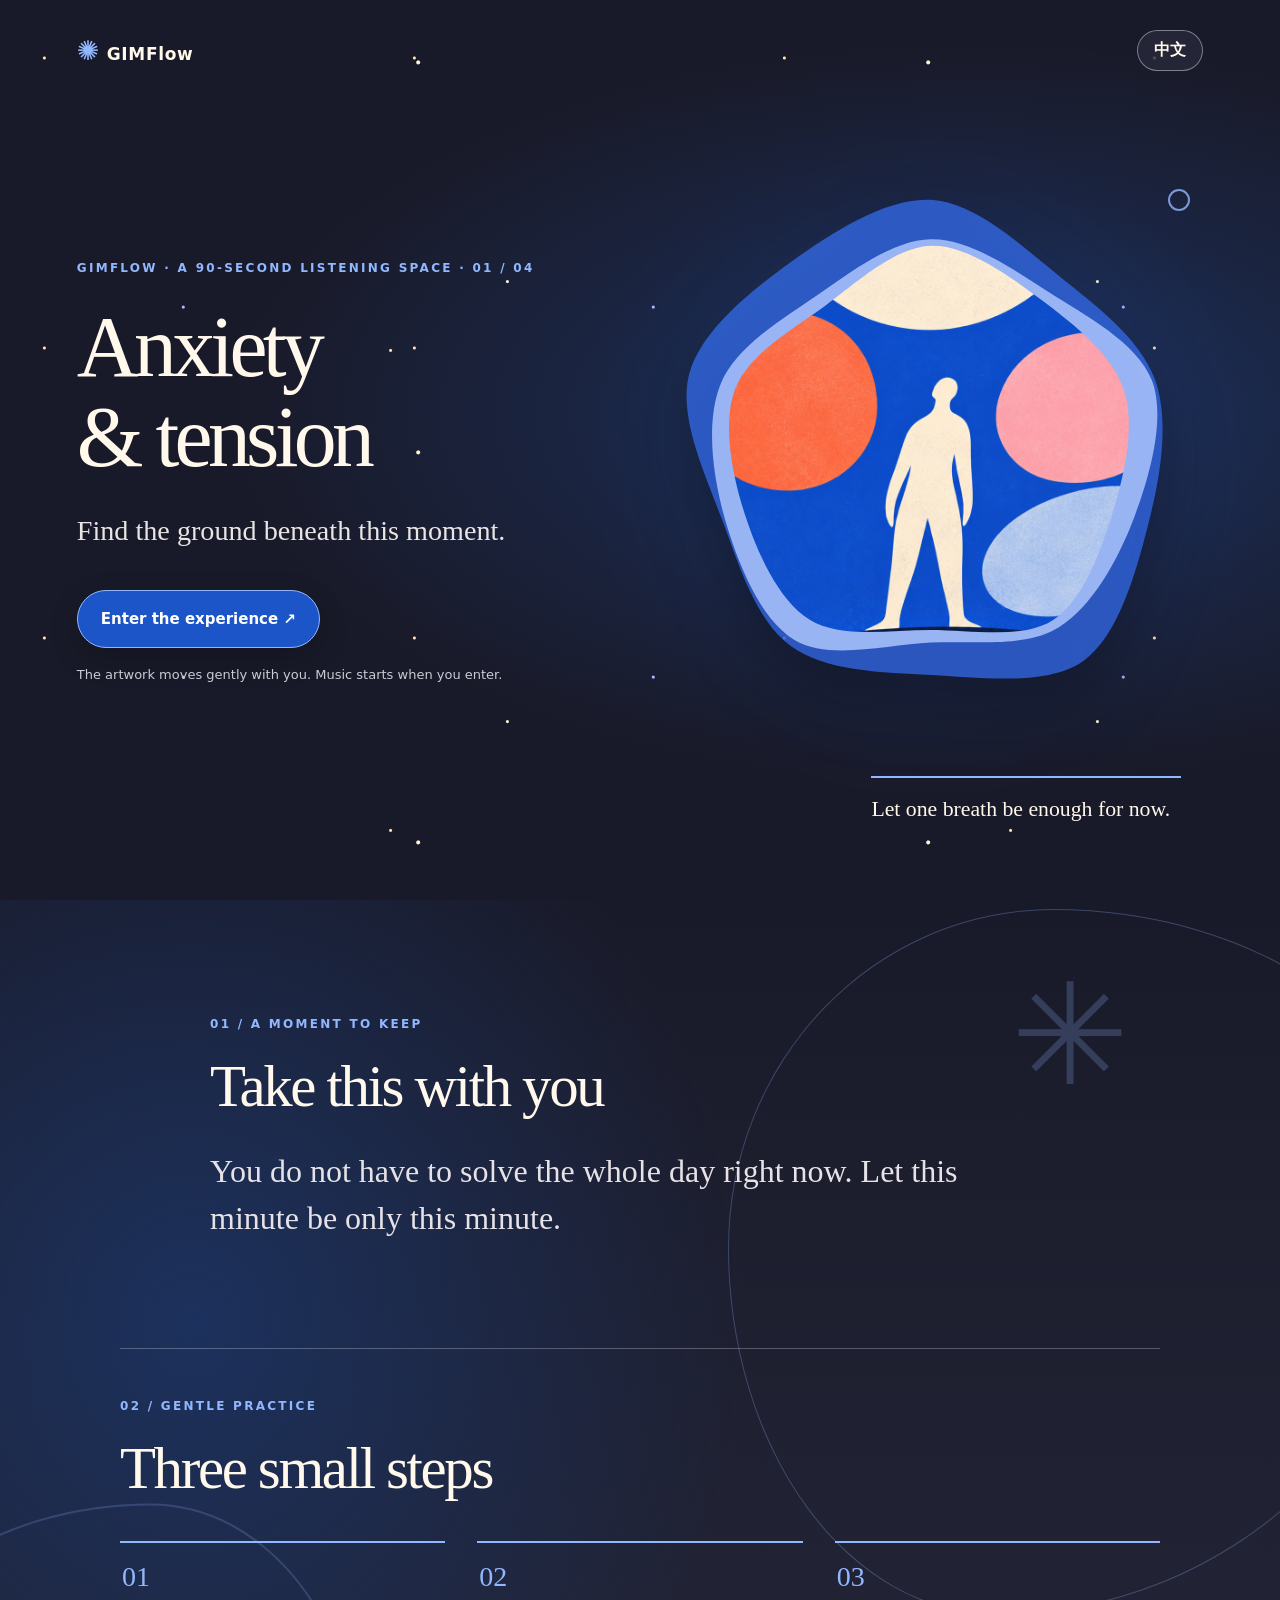
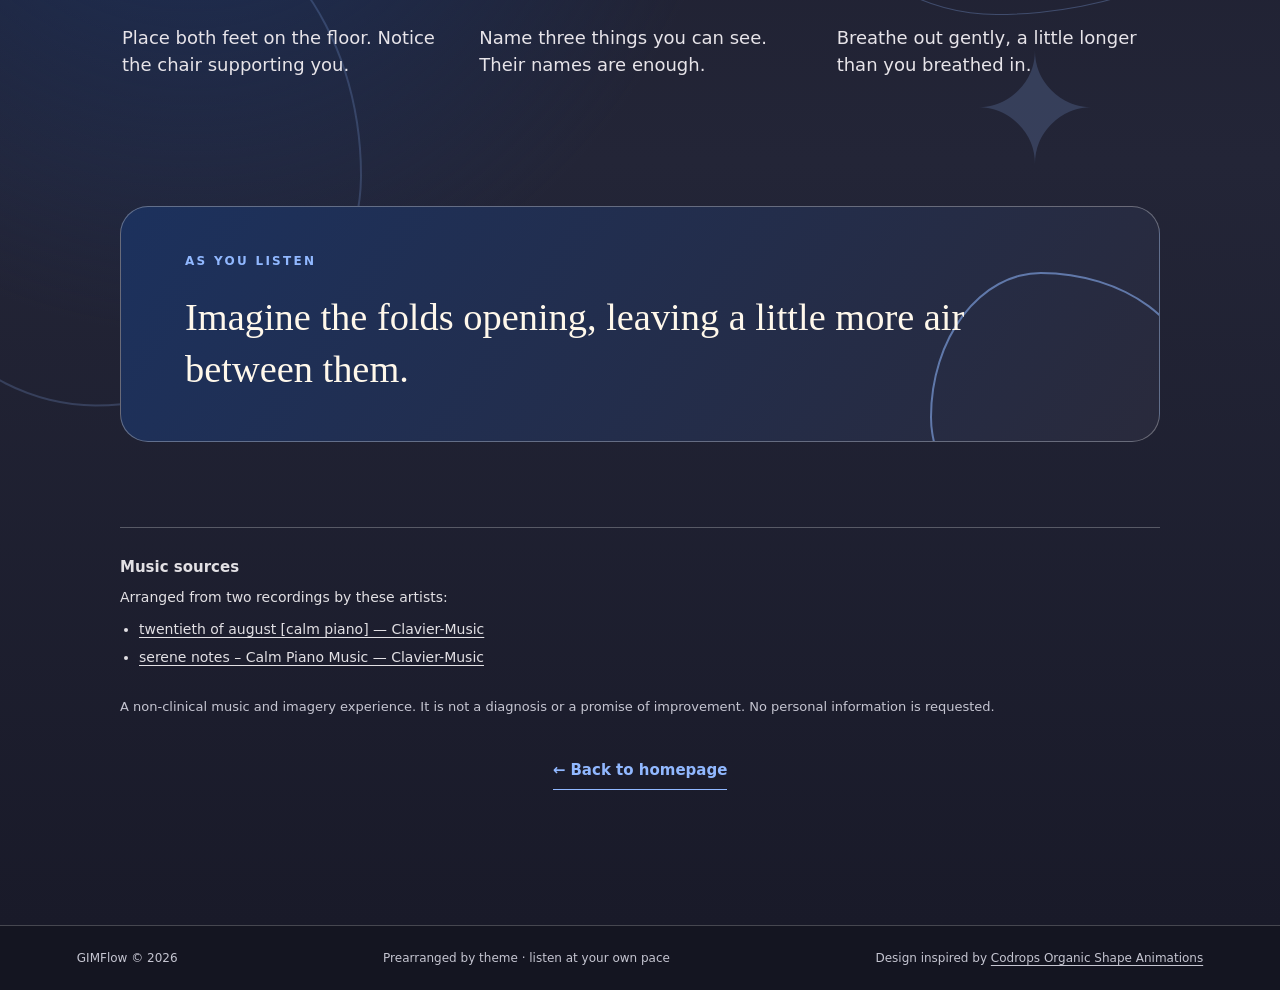
<file: standalone_bookmarks/anxiety.html>
<!doctype html>
<html lang="en">
<head>
  <meta charset="utf-8"><meta name="viewport" content="width=device-width, initial-scale=1">
  <meta name="theme-color" content="#191a29"><title>GIMFlow · A moment to listen</title>
<link rel="stylesheet" href="listening.css?v=20261019-night">
</head>
<body data-theme="anxiety" class="is-gated">
  <header class="site-header"><a class="brand" href="../index.html">✺ <span>GIMFlow</span></a><button id="language" type="button" aria-label="Switch to Chinese">中文</button></header>
  <section class="gateway" id="gateway" aria-labelledby="gateTitle">
    <div class="art-field" aria-hidden="true"><img class="organic-fallback" src="art/anxiety.jpg" alt=""><div class="organic-scene"></div></div>
    <div class="gateway-copy">
      <span class="dream-kicker" id="gateKicker">GIMFLOW · LISTENING SPACE 01 / 04</span>
      <h2 id="gateTitle">A moment to listen</h2>
      <p id="gateLine"></p>
      <button id="enter" class="enter" type="button">Enter the experience <span aria-hidden="true">↗</span></button>
      <span class="gate-hint" id="gateHint">A 90-second pause. Music begins when you enter.</span>
    </div>
    <p class="hero-tip" id="gateTip"></p>
  </section>
  <main id="content">
    <section class="dream-hero" aria-labelledby="title">
      <div class="art-field" aria-hidden="true"><img class="organic-fallback" src="art/anxiety.jpg" alt=""><div class="organic-scene"></div></div>
      <div class="hero-copy">
        <span class="dream-kicker" id="eyebrow">GIMFLOW · LISTENING SPACE 01 / 04</span>
        <h1 id="title" tabindex="-1">A moment to listen</h1>
        <p class="hero-line" id="line"></p>
        <span class="scroll-cue" id="scrollCue">SCROLL TO READ ↓</span>
      </div>
      <p class="hero-tip" id="heroTip"></p>
    </section>
    <div class="reading">
      <section class="reflection" aria-labelledby="reflectionHeading">
        <span class="section-mark" id="reflectionMark">01 / REFLECTION</span>
        <h2 id="reflectionHeading">A thought to keep</h2>
        <p class="encouragement" id="encouragement"></p>
      </section>
      <section class="practice" aria-labelledby="practiceHeading">
      <span class="section-mark" id="practiceMark">02 / GENTLE PRACTICE</span>
      <h2 id="practiceHeading">Three small steps</h2>
      <ol class="steps" id="steps"></ol>
    </section>
    <section class="imagery" id="imagerySection" aria-label="As you listen">
      <span class="section-mark" id="imageryMark">AS YOU LISTEN</span>
      <p id="imagePrompt"></p>
    </section>
    <section class="credits" aria-labelledby="creditsLabel"><h2 id="creditsLabel">Music sources</h2><p id="creditsIntro">Arranged from two recordings by these artists:</p><ul id="creditsList"></ul></section>
    <p class="footnote" id="footnote">A non-clinical music and imagery experience. It is not a diagnosis or a promise of improvement. No personal information is requested.</p>
    <a class="home-link" id="homeLink" href="../index.html">← Back to homepage</a>
    </div>
  </main>
  <aside class="player" id="player" aria-label="Music player">
    <button id="play" class="play" type="button" aria-label="Play music">▶</button>
    <div class="player-content">
      <p id="status" class="status" role="status">Ready to listen</p>
      <details id="audioDetails" class="audio-details">
        <summary id="controlsLabel">Playback controls</summary>
        <div class="controls"><span id="elapsed">0:00</span><input id="seek" type="range" min="0" max="1000" value="0" aria-label="Playback progress"><span id="duration">1:30</span></div>
        <div class="volume"><label id="volumeLabel" for="volume">Volume</label><input id="volume" type="range" min="0" max="100" value="65"></div>
        <button id="retry" class="retry" type="button" hidden>Reload audio</button>
      </details>
    </div>
    <audio id="audio" preload="metadata"></audio>
  </aside>
  <footer><span>GIMFlow © 2026</span><span id="source">Prearranged by theme · tap to listen</span><span><span id="inspirationLabel">Design inspired by</span> <a href="https://github.com/codrops/OrganicShapeAnimations/" target="_blank" rel="noopener noreferrer">Codrops Organic Shape Animations</a></span></footer>
<script>window.GIMFLOW_BOOKMARK_ITEM={"zh":{"title":"焦虑与紧绷","line":"先感受此刻脚下的地面。","action":"双脚踩在地上，留意椅子如何托住你。","image":"想象层层褶皱慢慢舒展开，留出一点呼吸的空间。","steps":["说出眼前看见的三样东西，叫出名字就好。","轻轻呼气，让它比吸气稍微长一点。"],"encouragement":"你不必现在解决一整天的事。先让这一分钟，只是这一分钟。","tip":"此刻，只要好好呼吸一次。"},"en":{"title":"Anxiety & tension","line":"Find the ground beneath this moment.","action":"Place both feet on the floor. Notice the chair supporting you.","image":"Imagine the folds opening, leaving a little more air between them.","steps":["Name three things you can see. Their names are enough.","Breathe out gently, a little longer than you breathed in."],"encouragement":"You do not have to solve the whole day right now. Let this minute be only this minute.","tip":"Let one breath be enough for now."},"color":"#8fa99e","accent":"#526f63","audio":"anxiety.mp3","sources":[{"title":"twentieth of august [calm piano]","artist":"Clavier-Music","source_url":"https://pixabay.com/music/modern-classical-twentieth-of-august-calm-piano-221783/"},{"title":"serene notes – Calm Piano Music","artist":"Clavier-Music","source_url":"https://pixabay.com/music/modern-classical-serene-notes-calm-piano-music-305992/"}]};</script>
<script src="listening.js?v=20261019-night"></script>
<script type="module" src="organic-scene.js?v=20261019-night"></script>
</body>
</html>
</file>
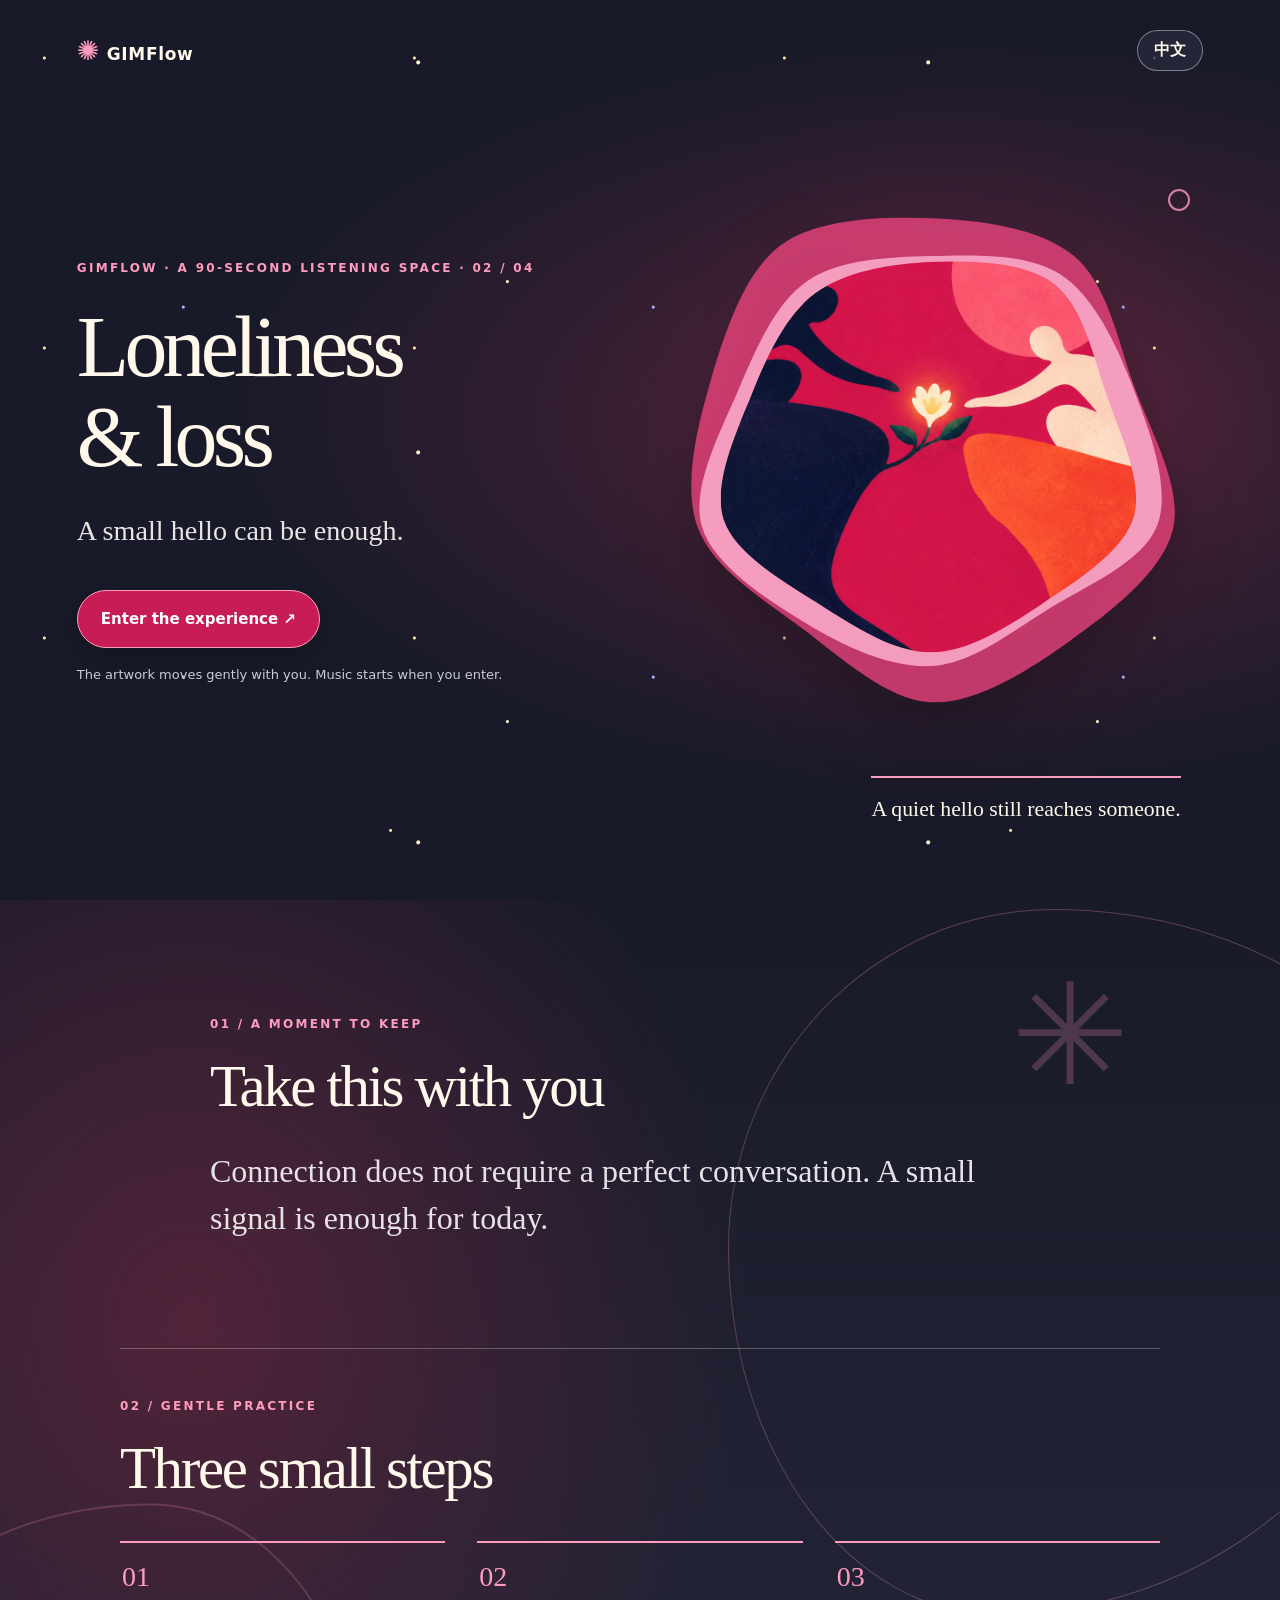
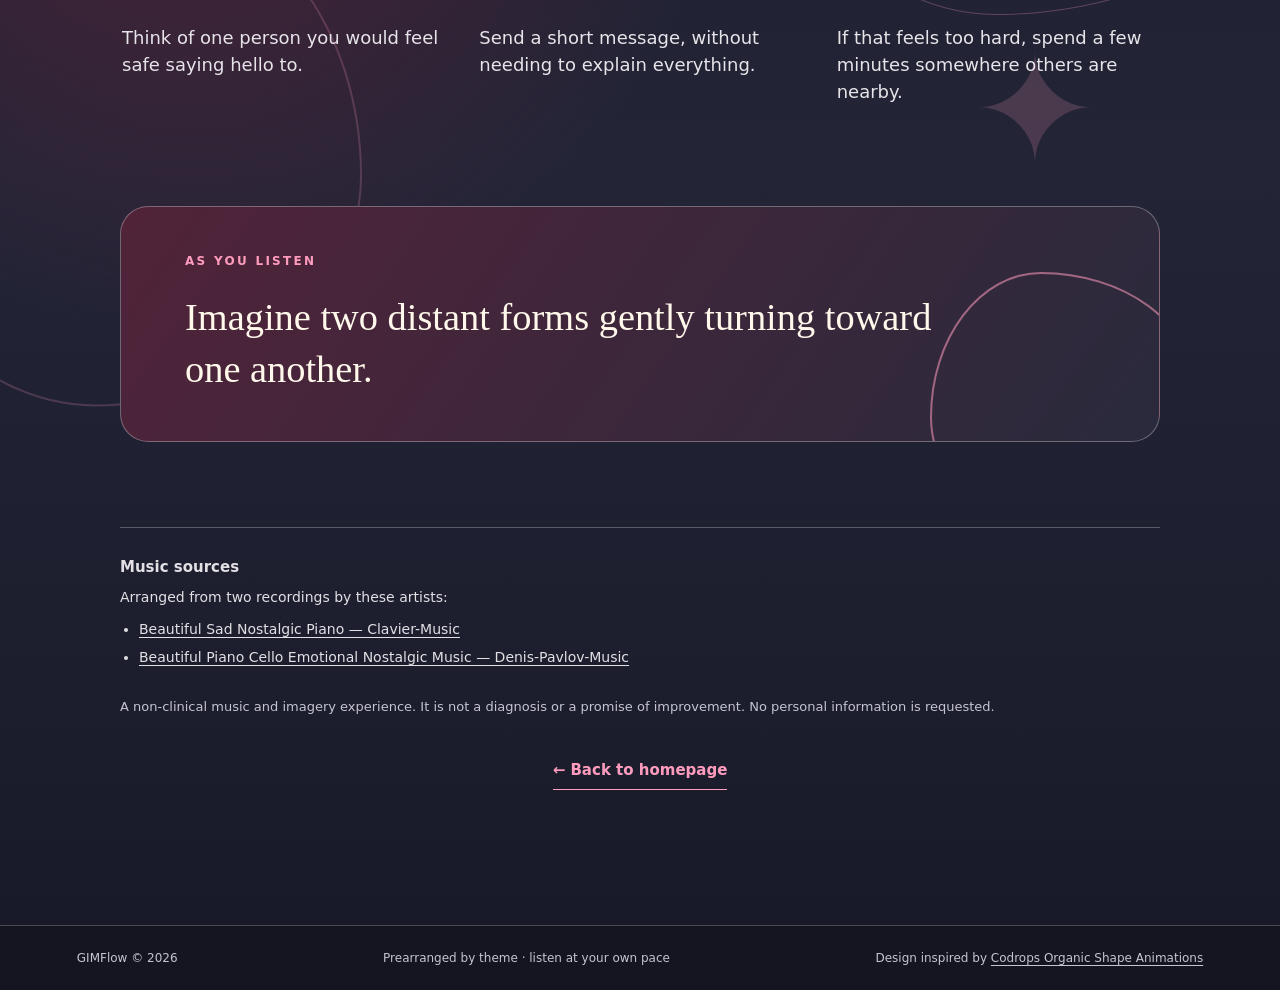
<file: standalone_bookmarks/loneliness.html>
<!doctype html>
<html lang="en">
<head>
  <meta charset="utf-8"><meta name="viewport" content="width=device-width, initial-scale=1">
  <meta name="theme-color" content="#191a29"><title>GIMFlow · A moment to listen</title>
<link rel="stylesheet" href="listening.css?v=20261019-night">
</head>
<body data-theme="loneliness" class="is-gated">
  <header class="site-header"><a class="brand" href="../index.html">✺ <span>GIMFlow</span></a><button id="language" type="button" aria-label="Switch to Chinese">中文</button></header>
  <section class="gateway" id="gateway" aria-labelledby="gateTitle">
    <div class="art-field" aria-hidden="true"><img class="organic-fallback" src="art/loneliness.jpg" alt=""><div class="organic-scene"></div></div>
    <div class="gateway-copy">
      <span class="dream-kicker" id="gateKicker">GIMFLOW · LISTENING SPACE 02 / 04</span>
      <h2 id="gateTitle">A moment to listen</h2>
      <p id="gateLine"></p>
      <button id="enter" class="enter" type="button">Enter the experience <span aria-hidden="true">↗</span></button>
      <span class="gate-hint" id="gateHint">A 90-second pause. Music begins when you enter.</span>
    </div>
    <p class="hero-tip" id="gateTip"></p>
  </section>
  <main id="content">
    <section class="dream-hero" aria-labelledby="title">
      <div class="art-field" aria-hidden="true"><img class="organic-fallback" src="art/loneliness.jpg" alt=""><div class="organic-scene"></div></div>
      <div class="hero-copy">
        <span class="dream-kicker" id="eyebrow">GIMFLOW · LISTENING SPACE 02 / 04</span>
        <h1 id="title" tabindex="-1">A moment to listen</h1>
        <p class="hero-line" id="line"></p>
        <span class="scroll-cue" id="scrollCue">SCROLL TO READ ↓</span>
      </div>
      <p class="hero-tip" id="heroTip"></p>
    </section>
    <div class="reading">
      <section class="reflection" aria-labelledby="reflectionHeading">
        <span class="section-mark" id="reflectionMark">01 / REFLECTION</span>
        <h2 id="reflectionHeading">A thought to keep</h2>
        <p class="encouragement" id="encouragement"></p>
      </section>
      <section class="practice" aria-labelledby="practiceHeading">
      <span class="section-mark" id="practiceMark">02 / GENTLE PRACTICE</span>
      <h2 id="practiceHeading">Three small steps</h2>
      <ol class="steps" id="steps"></ol>
    </section>
    <section class="imagery" id="imagerySection" aria-label="As you listen">
      <span class="section-mark" id="imageryMark">AS YOU LISTEN</span>
      <p id="imagePrompt"></p>
    </section>
    <section class="credits" aria-labelledby="creditsLabel"><h2 id="creditsLabel">Music sources</h2><p id="creditsIntro">Arranged from two recordings by these artists:</p><ul id="creditsList"></ul></section>
    <p class="footnote" id="footnote">A non-clinical music and imagery experience. It is not a diagnosis or a promise of improvement. No personal information is requested.</p>
    <a class="home-link" id="homeLink" href="../index.html">← Back to homepage</a>
    </div>
  </main>
  <aside class="player" id="player" aria-label="Music player">
    <button id="play" class="play" type="button" aria-label="Play music">▶</button>
    <div class="player-content">
      <p id="status" class="status" role="status">Ready to listen</p>
      <details id="audioDetails" class="audio-details">
        <summary id="controlsLabel">Playback controls</summary>
        <div class="controls"><span id="elapsed">0:00</span><input id="seek" type="range" min="0" max="1000" value="0" aria-label="Playback progress"><span id="duration">1:30</span></div>
        <div class="volume"><label id="volumeLabel" for="volume">Volume</label><input id="volume" type="range" min="0" max="100" value="65"></div>
        <button id="retry" class="retry" type="button" hidden>Reload audio</button>
      </details>
    </div>
    <audio id="audio" preload="metadata"></audio>
  </aside>
  <footer><span>GIMFlow © 2026</span><span id="source">Prearranged by theme · tap to listen</span><span><span id="inspirationLabel">Design inspired by</span> <a href="https://github.com/codrops/OrganicShapeAnimations/" target="_blank" rel="noopener noreferrer">Codrops Organic Shape Animations</a></span></footer>
<script>window.GIMFLOW_BOOKMARK_ITEM={"zh":{"title":"孤独与失落","line":"一句轻轻的问候，也可以。","action":"想一位你愿意向他或她问好的人。","image":"想象相隔的两片形状，正慢慢向彼此转身。","steps":["发一句简短的消息，不必把一切都解释清楚。","如果暂时做不到，也可以去一个有人陪伴的地方坐一会儿。"],"encouragement":"建立联系，不需要一场完美的对话。今天，一个小小的信号就够了。","tip":"一句轻轻的问候，也能抵达。"},"en":{"title":"Loneliness & loss","line":"A small hello can be enough.","action":"Think of one person you would feel safe saying hello to.","image":"Imagine two distant forms gently turning toward one another.","steps":["Send a short message, without needing to explain everything.","If that feels too hard, spend a few minutes somewhere others are nearby."],"encouragement":"Connection does not require a perfect conversation. A small signal is enough for today.","tip":"A quiet hello still reaches someone."},"color":"#a2adbf","accent":"#5d6d87","audio":"loneliness.mp3","sources":[{"title":"Beautiful Sad Nostalgic Piano","artist":"Clavier-Music","source_url":"https://pixabay.com/music/modern-classical-beautiful-sad-nostalgic-piano-emotional-amp-reflective-melody-313270/"},{"title":"Beautiful Piano Cello Emotional Nostalgic Music","artist":"Denis-Pavlov-Music","source_url":"https://pixabay.com/music/modern-classical-beautiful-piano-cello-emotional-nostalgic-music-273019/"}]};</script>
<script src="listening.js?v=20261019-night"></script>
<script type="module" src="organic-scene.js?v=20261019-night"></script>
</body>
</html>
</file>
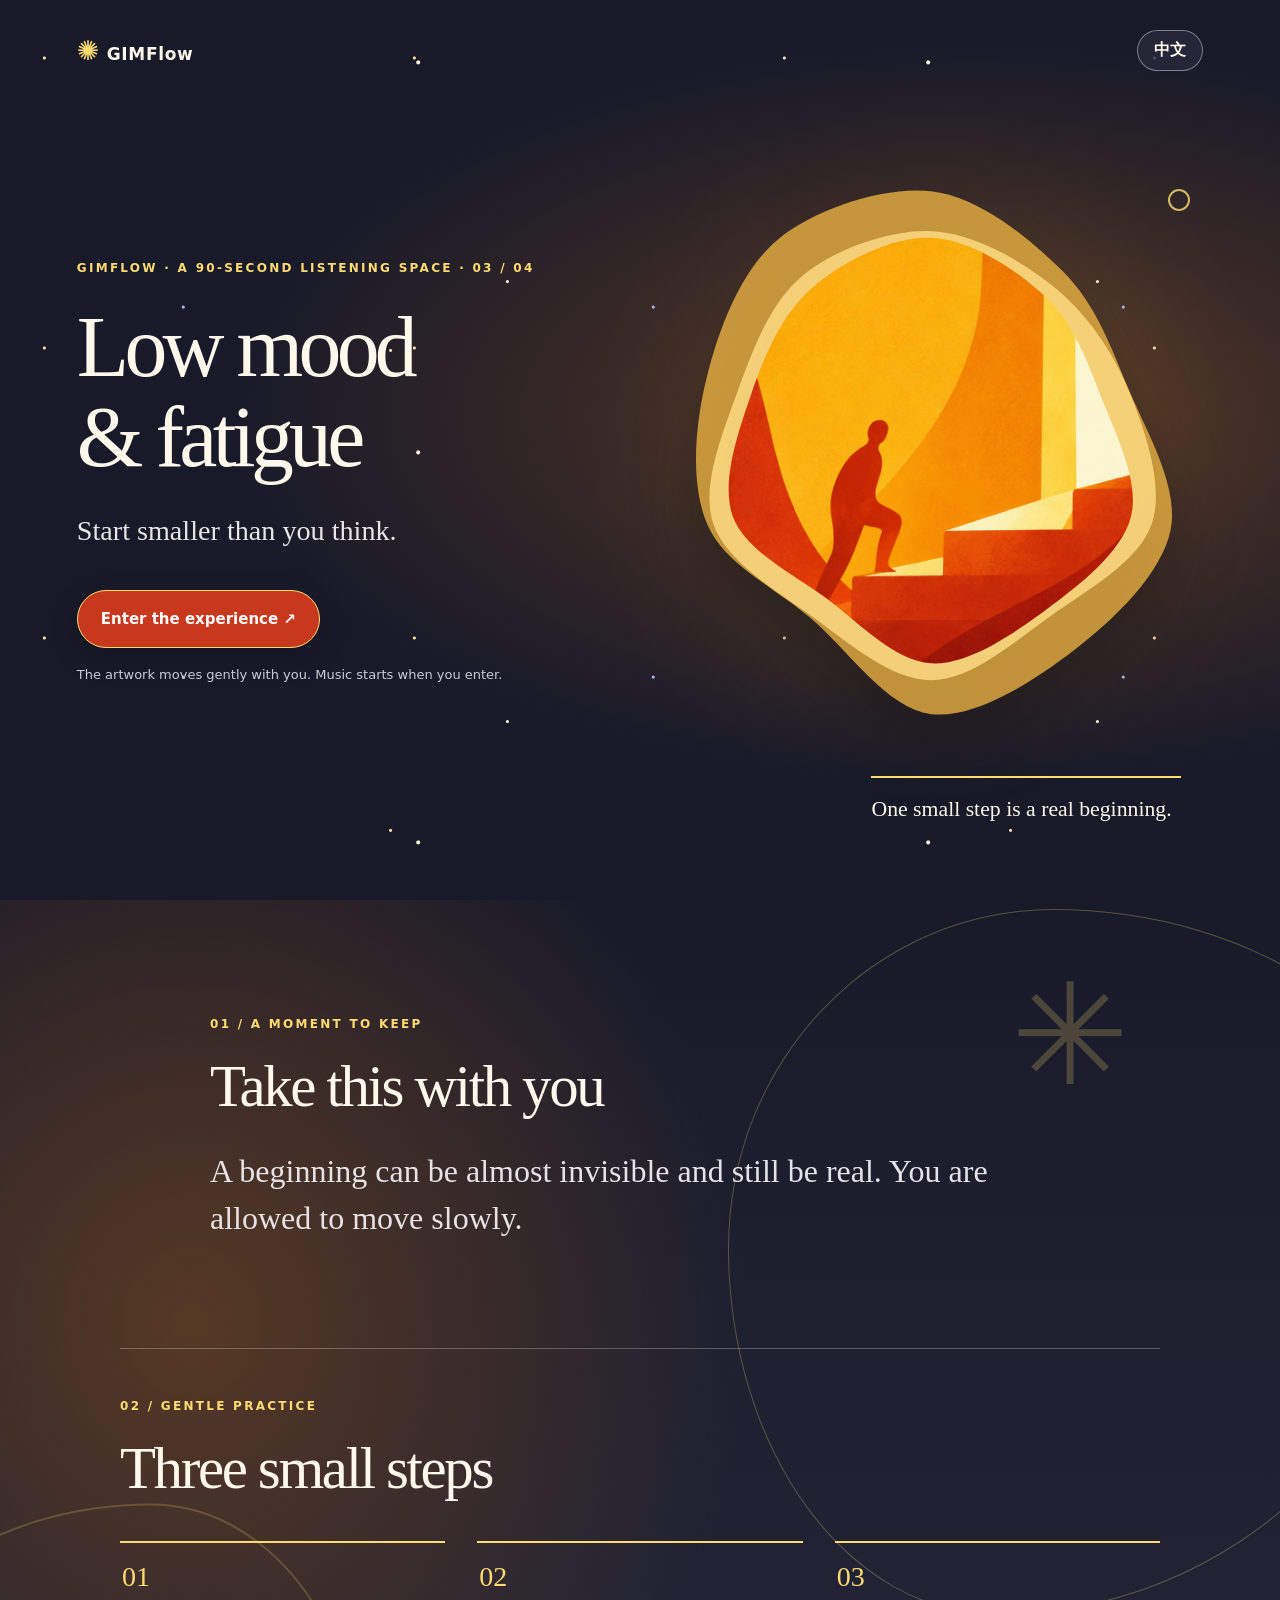
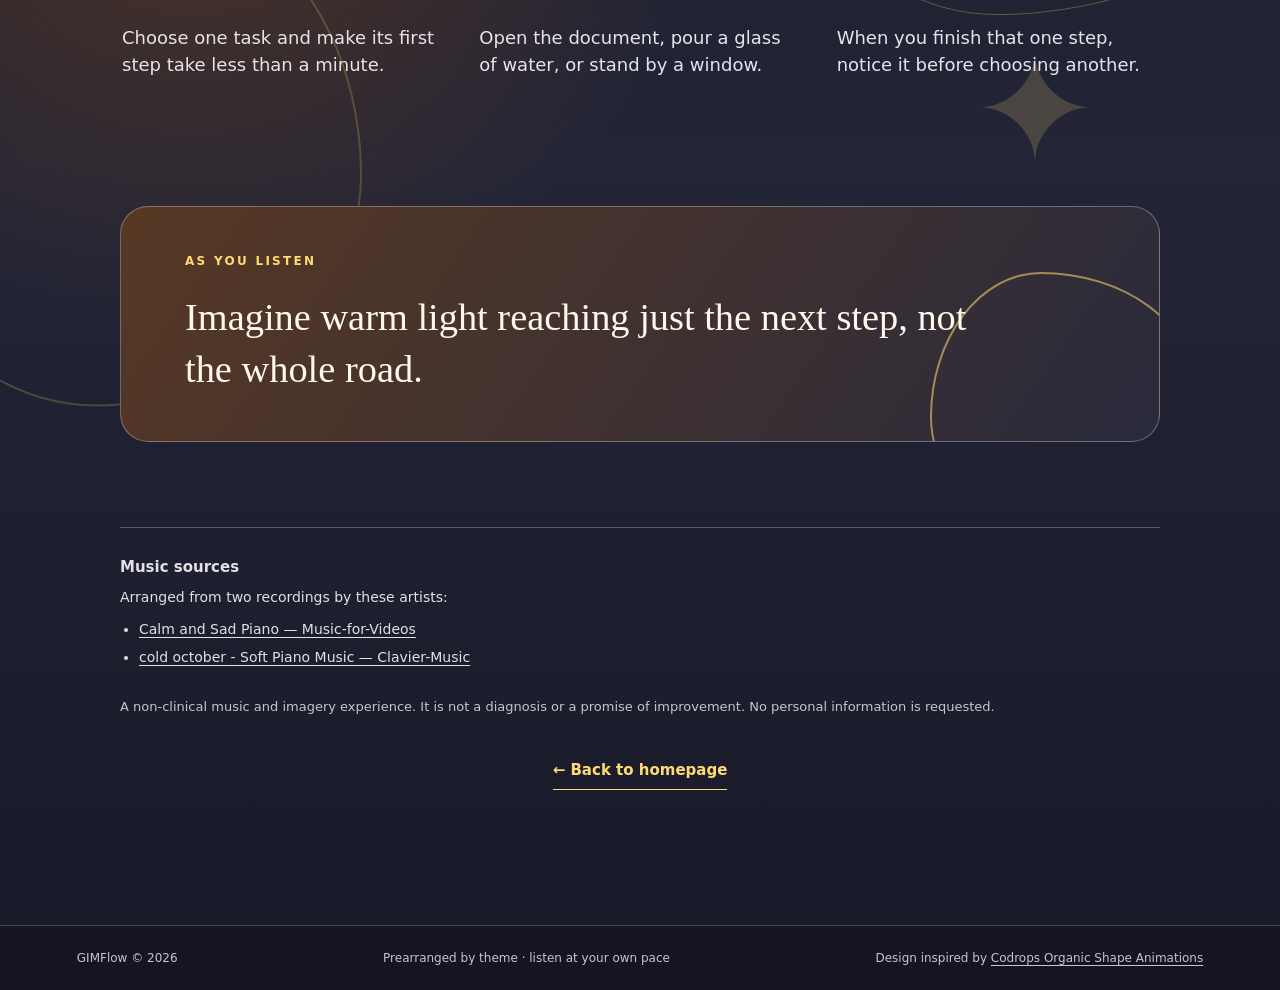
<file: standalone_bookmarks/low-mood.html>
<!doctype html>
<html lang="en">
<head>
  <meta charset="utf-8"><meta name="viewport" content="width=device-width, initial-scale=1">
  <meta name="theme-color" content="#191a29"><title>GIMFlow · A moment to listen</title>
<link rel="stylesheet" href="listening.css?v=20261019-night">
</head>
<body data-theme="low-mood" class="is-gated">
  <header class="site-header"><a class="brand" href="../index.html">✺ <span>GIMFlow</span></a><button id="language" type="button" aria-label="Switch to Chinese">中文</button></header>
  <section class="gateway" id="gateway" aria-labelledby="gateTitle">
    <div class="art-field" aria-hidden="true"><img class="organic-fallback" src="art/low-mood.jpg" alt=""><div class="organic-scene"></div></div>
    <div class="gateway-copy">
      <span class="dream-kicker" id="gateKicker">GIMFLOW · LISTENING SPACE 03 / 04</span>
      <h2 id="gateTitle">A moment to listen</h2>
      <p id="gateLine"></p>
      <button id="enter" class="enter" type="button">Enter the experience <span aria-hidden="true">↗</span></button>
      <span class="gate-hint" id="gateHint">A 90-second pause. Music begins when you enter.</span>
    </div>
    <p class="hero-tip" id="gateTip"></p>
  </section>
  <main id="content">
    <section class="dream-hero" aria-labelledby="title">
      <div class="art-field" aria-hidden="true"><img class="organic-fallback" src="art/low-mood.jpg" alt=""><div class="organic-scene"></div></div>
      <div class="hero-copy">
        <span class="dream-kicker" id="eyebrow">GIMFLOW · LISTENING SPACE 03 / 04</span>
        <h1 id="title" tabindex="-1">A moment to listen</h1>
        <p class="hero-line" id="line"></p>
        <span class="scroll-cue" id="scrollCue">SCROLL TO READ ↓</span>
      </div>
      <p class="hero-tip" id="heroTip"></p>
    </section>
    <div class="reading">
      <section class="reflection" aria-labelledby="reflectionHeading">
        <span class="section-mark" id="reflectionMark">01 / REFLECTION</span>
        <h2 id="reflectionHeading">A thought to keep</h2>
        <p class="encouragement" id="encouragement"></p>
      </section>
      <section class="practice" aria-labelledby="practiceHeading">
      <span class="section-mark" id="practiceMark">02 / GENTLE PRACTICE</span>
      <h2 id="practiceHeading">Three small steps</h2>
      <ol class="steps" id="steps"></ol>
    </section>
    <section class="imagery" id="imagerySection" aria-label="As you listen">
      <span class="section-mark" id="imageryMark">AS YOU LISTEN</span>
      <p id="imagePrompt"></p>
    </section>
    <section class="credits" aria-labelledby="creditsLabel"><h2 id="creditsLabel">Music sources</h2><p id="creditsIntro">Arranged from two recordings by these artists:</p><ul id="creditsList"></ul></section>
    <p class="footnote" id="footnote">A non-clinical music and imagery experience. It is not a diagnosis or a promise of improvement. No personal information is requested.</p>
    <a class="home-link" id="homeLink" href="../index.html">← Back to homepage</a>
    </div>
  </main>
  <aside class="player" id="player" aria-label="Music player">
    <button id="play" class="play" type="button" aria-label="Play music">▶</button>
    <div class="player-content">
      <p id="status" class="status" role="status">Ready to listen</p>
      <details id="audioDetails" class="audio-details">
        <summary id="controlsLabel">Playback controls</summary>
        <div class="controls"><span id="elapsed">0:00</span><input id="seek" type="range" min="0" max="1000" value="0" aria-label="Playback progress"><span id="duration">1:30</span></div>
        <div class="volume"><label id="volumeLabel" for="volume">Volume</label><input id="volume" type="range" min="0" max="100" value="65"></div>
        <button id="retry" class="retry" type="button" hidden>Reload audio</button>
      </details>
    </div>
    <audio id="audio" preload="metadata"></audio>
  </aside>
  <footer><span>GIMFlow © 2026</span><span id="source">Prearranged by theme · tap to listen</span><span><span id="inspirationLabel">Design inspired by</span> <a href="https://github.com/codrops/OrganicShapeAnimations/" target="_blank" rel="noopener noreferrer">Codrops Organic Shape Animations</a></span></footer>
<script>window.GIMFLOW_BOOKMARK_ITEM={"zh":{"title":"低落与无力","line":"从比想象中更小的一步开始。","action":"选一件事，把第一步缩小到一分钟以内。","image":"想象暖光只照亮眼前的一步，不必照亮整条路。","steps":["打开文档、倒一杯水，或走到窗边。","做完这一步，先看见它，再决定下一步。"],"encouragement":"开始可以小到几乎看不见，但它仍是真实的。你可以慢慢来。","tip":"小小一步，也是真实的开始。"},"en":{"title":"Low mood & fatigue","line":"Start smaller than you think.","action":"Choose one task and make its first step take less than a minute.","image":"Imagine warm light reaching just the next step, not the whole road.","steps":["Open the document, pour a glass of water, or stand by a window.","When you finish that one step, notice it before choosing another."],"encouragement":"A beginning can be almost invisible and still be real. You are allowed to move slowly.","tip":"One small step is a real beginning."},"color":"#b9a6ae","accent":"#795f6b","audio":"low-mood.mp3","sources":[{"title":"Calm and Sad Piano","artist":"Music-for-Videos","source_url":"https://pixabay.com/music/modern-classical-calm-and-sad-piano-sensitive-asmr-piano-334176/"},{"title":"cold october - Soft Piano Music","artist":"Clavier-Music","source_url":"https://pixabay.com/music/solo-piano-cold-october-soft-piano-music-251673/"}]};</script>
<script src="listening.js?v=20261019-night"></script>
<script type="module" src="organic-scene.js?v=20261019-night"></script>
</body>
</html>
</file>
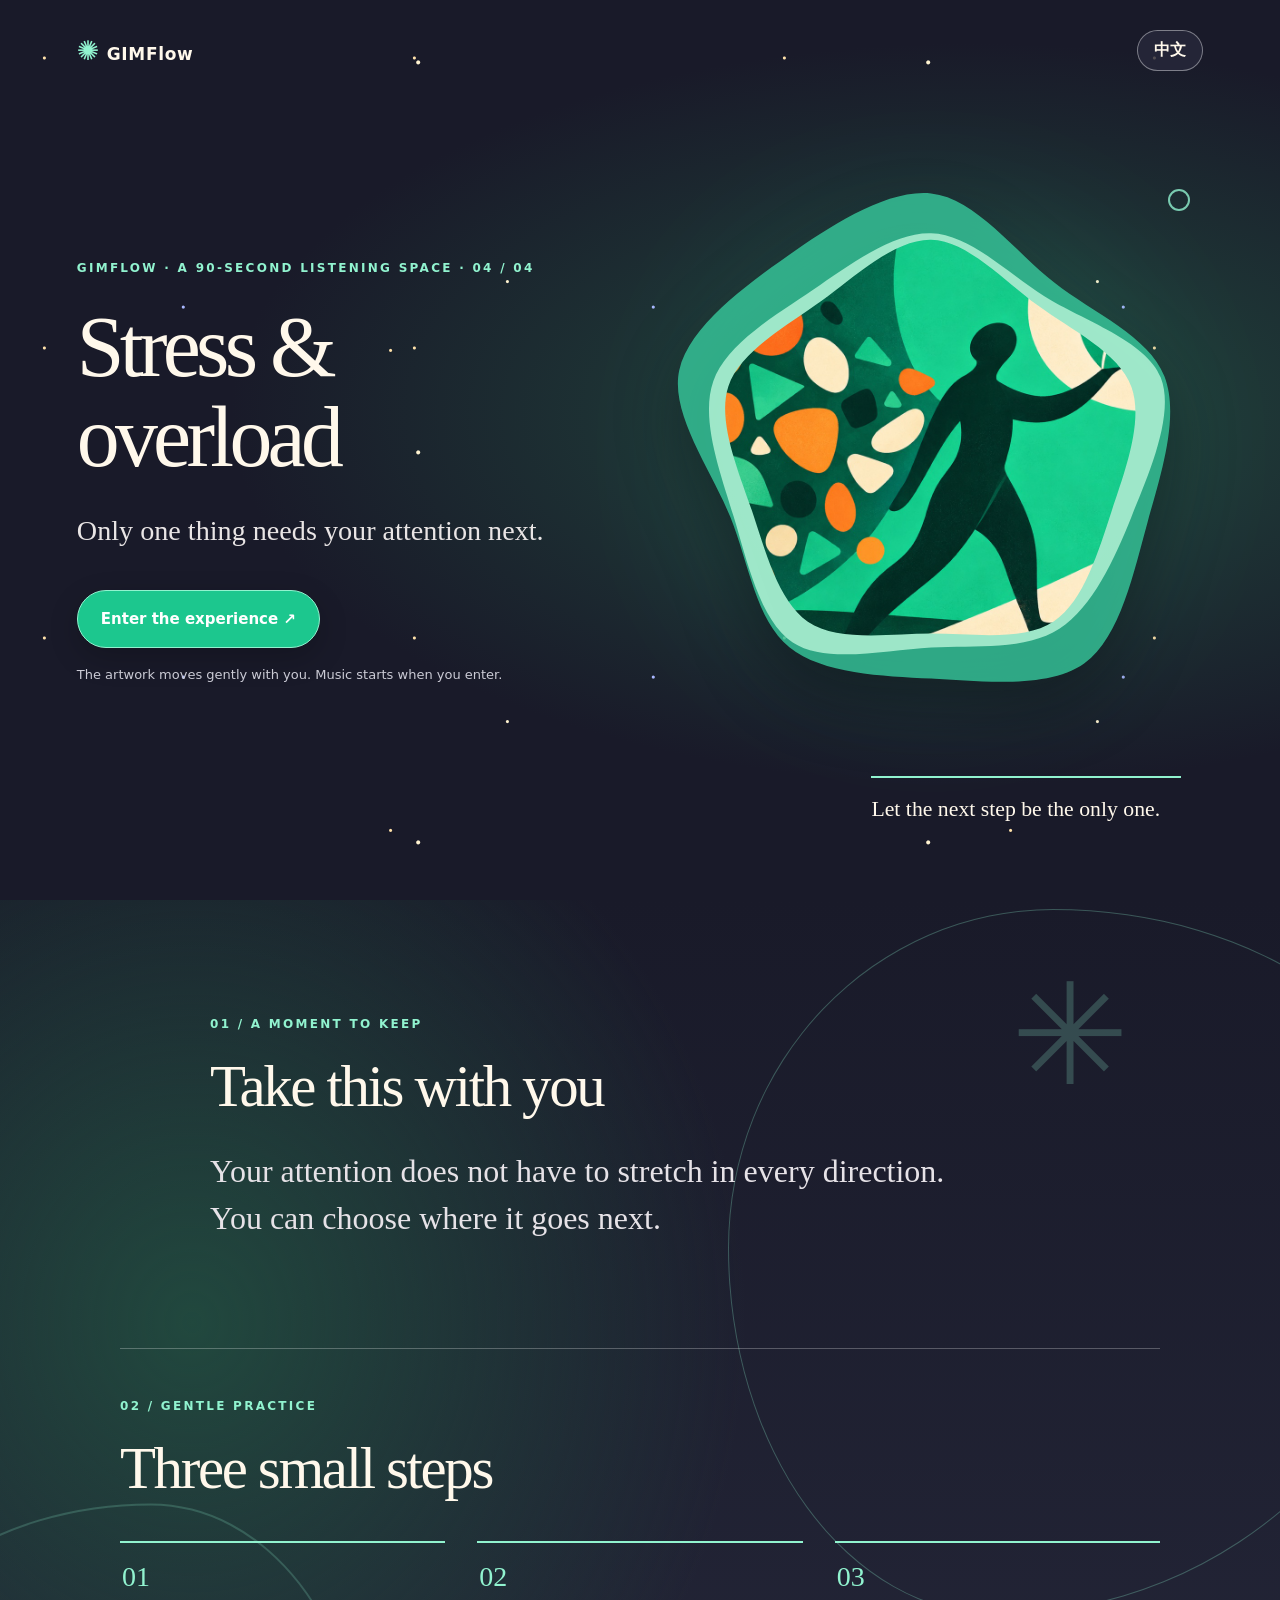
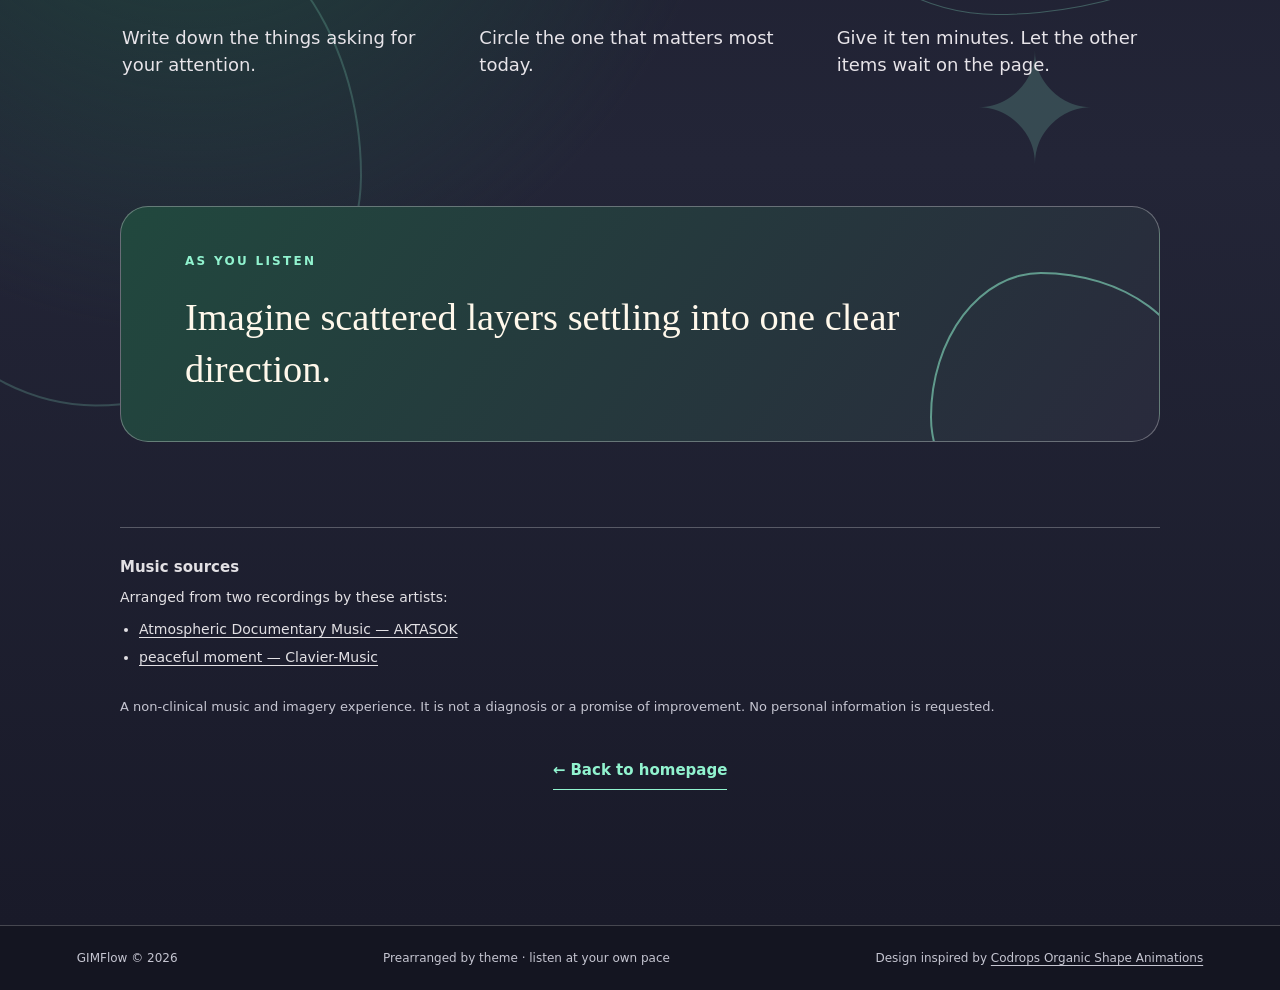
<file: standalone_bookmarks/overload.html>
<!doctype html>
<html lang="en">
<head>
  <meta charset="utf-8"><meta name="viewport" content="width=device-width, initial-scale=1">
  <meta name="theme-color" content="#191a29"><title>GIMFlow · A moment to listen</title>
<link rel="stylesheet" href="listening.css?v=20261019-night">
</head>
<body data-theme="overload" class="is-gated">
  <header class="site-header"><a class="brand" href="../index.html">✺ <span>GIMFlow</span></a><button id="language" type="button" aria-label="Switch to Chinese">中文</button></header>
  <section class="gateway" id="gateway" aria-labelledby="gateTitle">
    <div class="art-field" aria-hidden="true"><img class="organic-fallback" src="art/overload.jpg" alt=""><div class="organic-scene"></div></div>
    <div class="gateway-copy">
      <span class="dream-kicker" id="gateKicker">GIMFLOW · LISTENING SPACE 04 / 04</span>
      <h2 id="gateTitle">A moment to listen</h2>
      <p id="gateLine"></p>
      <button id="enter" class="enter" type="button">Enter the experience <span aria-hidden="true">↗</span></button>
      <span class="gate-hint" id="gateHint">A 90-second pause. Music begins when you enter.</span>
    </div>
    <p class="hero-tip" id="gateTip"></p>
  </section>
  <main id="content">
    <section class="dream-hero" aria-labelledby="title">
      <div class="art-field" aria-hidden="true"><img class="organic-fallback" src="art/overload.jpg" alt=""><div class="organic-scene"></div></div>
      <div class="hero-copy">
        <span class="dream-kicker" id="eyebrow">GIMFLOW · LISTENING SPACE 04 / 04</span>
        <h1 id="title" tabindex="-1">A moment to listen</h1>
        <p class="hero-line" id="line"></p>
        <span class="scroll-cue" id="scrollCue">SCROLL TO READ ↓</span>
      </div>
      <p class="hero-tip" id="heroTip"></p>
    </section>
    <div class="reading">
      <section class="reflection" aria-labelledby="reflectionHeading">
        <span class="section-mark" id="reflectionMark">01 / REFLECTION</span>
        <h2 id="reflectionHeading">A thought to keep</h2>
        <p class="encouragement" id="encouragement"></p>
      </section>
      <section class="practice" aria-labelledby="practiceHeading">
      <span class="section-mark" id="practiceMark">02 / GENTLE PRACTICE</span>
      <h2 id="practiceHeading">Three small steps</h2>
      <ol class="steps" id="steps"></ol>
    </section>
    <section class="imagery" id="imagerySection" aria-label="As you listen">
      <span class="section-mark" id="imageryMark">AS YOU LISTEN</span>
      <p id="imagePrompt"></p>
    </section>
    <section class="credits" aria-labelledby="creditsLabel"><h2 id="creditsLabel">Music sources</h2><p id="creditsIntro">Arranged from two recordings by these artists:</p><ul id="creditsList"></ul></section>
    <p class="footnote" id="footnote">A non-clinical music and imagery experience. It is not a diagnosis or a promise of improvement. No personal information is requested.</p>
    <a class="home-link" id="homeLink" href="../index.html">← Back to homepage</a>
    </div>
  </main>
  <aside class="player" id="player" aria-label="Music player">
    <button id="play" class="play" type="button" aria-label="Play music">▶</button>
    <div class="player-content">
      <p id="status" class="status" role="status">Ready to listen</p>
      <details id="audioDetails" class="audio-details">
        <summary id="controlsLabel">Playback controls</summary>
        <div class="controls"><span id="elapsed">0:00</span><input id="seek" type="range" min="0" max="1000" value="0" aria-label="Playback progress"><span id="duration">1:30</span></div>
        <div class="volume"><label id="volumeLabel" for="volume">Volume</label><input id="volume" type="range" min="0" max="100" value="65"></div>
        <button id="retry" class="retry" type="button" hidden>Reload audio</button>
      </details>
    </div>
    <audio id="audio" preload="metadata"></audio>
  </aside>
  <footer><span>GIMFlow © 2026</span><span id="source">Prearranged by theme · tap to listen</span><span><span id="inspirationLabel">Design inspired by</span> <a href="https://github.com/codrops/OrganicShapeAnimations/" target="_blank" rel="noopener noreferrer">Codrops Organic Shape Animations</a></span></footer>
<script>window.GIMFLOW_BOOKMARK_ITEM={"zh":{"title":"压力与过载","line":"下一刻，只照看眼前一件事。","action":"把正在争夺你注意力的事写下来。","image":"想象散开的层叠色带，慢慢汇成一个清晰的方向。","steps":["圈出今天最需要照看的一件。","先给它十分钟，其他事情暂时留在纸上。"],"encouragement":"你的注意力不必同时伸向所有方向。你可以决定下一步把它放在哪里。","tip":"下一步，就先只有这一步。"},"en":{"title":"Stress & overload","line":"Only one thing needs your attention next.","action":"Write down the things asking for your attention.","image":"Imagine scattered layers settling into one clear direction.","steps":["Circle the one that matters most today.","Give it ten minutes. Let the other items wait on the page."],"encouragement":"Your attention does not have to stretch in every direction. You can choose where it goes next.","tip":"Let the next step be the only one."},"color":"#b7a892","accent":"#796a54","audio":"overload.mp3","sources":[{"title":"Atmospheric Documentary Music","artist":"AKTASOK","source_url":"https://pixabay.com/music/modern-classical-atmospheric-documentary-music-173953/"},{"title":"peaceful moment","artist":"Clavier-Music","source_url":"https://pixabay.com/music/modern-classical-peaceful-moment-350739/"}]};</script>
<script src="listening.js?v=20261019-night"></script>
<script type="module" src="organic-scene.js?v=20261019-night"></script>
</body>
</html>
</file>
<file: style.css>
@import url('https://fonts.googleapis.com/css2?family=DM+Sans:wght@400;500;600;700&family=Fraunces:opsz,wght,SOFT,WONK@9..144,500,50,1;9..144,600,50,1&display=swap');
:root{--bg:#f7f9f2;--paper:#fffefa;--dark:#143d2a;--green:#286a48;--green2:#dcebd9;--mint:#edf5e9;--peach:#ffe1c5;--line:#dce7d7;--text:#344b3e;--muted:#65786a;--radius:24px}*{box-sizing:border-box}html{scroll-behavior:smooth}body{margin:0;background:var(--bg);color:var(--text);font-family:'DM Sans',Arial,sans-serif;line-height:1.58}a{color:inherit;text-decoration:none}a:hover{color:var(--green)}a:focus-visible{outline:3px solid #e6aa72;outline-offset:4px;border-radius:3px}img{display:block;max-width:100%}.container{width:min(1180px,calc(100% - 64px));margin-inline:auto}.skip-link{position:absolute;left:16px;top:-80px;z-index:10;background:var(--dark);color:white;padding:10px}.skip-link:focus{top:12px}.site-header{position:relative;z-index:2;border-bottom:1px solid var(--line);background:rgba(247,249,242,.94)}.header-inner{min-height:82px;display:flex;justify-content:space-between;align-items:center;gap:28px}.brand{font-size:22px;font-weight:700;color:var(--dark);white-space:nowrap;letter-spacing:-.04em}.brand-mark{font-size:24px;color:#edaf75;margin-right:6px}.brand-dot{color:#efaf73}.nav{display:flex;align-items:center;gap:32px;font-size:13px;font-weight:700;color:#415b47}.nav a{white-space:nowrap}.nav-contact{background:var(--dark);color:white!important;padding:10px 18px;border-radius:50px}.nav-contact:hover{background:var(--green)}.hero{min-height:600px;display:grid;grid-template-columns:1.15fr .85fr;align-items:center;gap:55px;padding-top:66px;padding-bottom:64px}.eyebrow,.section-kicker{font-size:11px;font-weight:700;letter-spacing:.13em;text-transform:uppercase;color:var(--green)}.eyebrow{display:inline-flex;align-items:center;gap:9px;background:#e8f1e2;padding:10px 14px;border-radius:40px;letter-spacing:.04em}.status-dot{width:8px;height:8px;background:#5b9b67;border-radius:50%;box-shadow:0 0 0 4px #d6e8cc}.hero h1,h2{font-family:Fraunces,Georgia,serif;color:var(--dark);font-weight:600;letter-spacing:-.065em;line-height:1.08}.hero h1{font-size:clamp(50px,6vw,82px);margin:25px 0 22px}.hero h1 em,h2 em{color:#4d8c67;font-weight:500}.wave{display:inline-block;color:#e5ac73;font-size:.55em;vertical-align:top;transform:rotate(-15deg)}.hero-lead{max-width:590px;font-size:18px;line-height:1.7;color:#536657}.hero-lead strong{color:var(--dark);font-weight:700}.hero-actions{display:flex;flex-wrap:wrap;gap:12px;margin:32px 0 23px}.button{display:inline-flex;align-items:center;justify-content:center;gap:24px;border-radius:50px;padding:14px 22px;font-weight:700;font-size:14px;transition:transform .2s,background .2s}.button:hover{transform:translateY(-2px)}.button-primary{background:var(--dark);color:white!important}.button-primary:hover{background:var(--green)}.button-outline{border:1.5px solid #9bbca3;color:var(--dark)}.social-line{display:flex;flex-wrap:wrap;gap:12px;color:var(--muted);font-size:13px;font-weight:700}.social-line a{text-decoration:underline;text-underline-offset:4px;text-decoration-color:#a4c5a8}.hero-visual{position:relative;max-width:460px;margin:auto}.portrait-wrap{position:relative;width:min(100%,420px);aspect-ratio:1/.95;border-radius:48% 48% 38% 38%;background:var(--green2);padding:15px;transform:rotate(3deg)}.portrait-wrap:before{content:"";position:absolute;inset:-16px 25px 15px -14px;border:2px dashed #abc8aa;border-radius:48% 48% 38% 38%;transform:rotate(-7deg)}.portrait-wrap img{position:relative;width:100%;height:100%;object-fit:cover;object-position:center 30%;border-radius:48% 48% 38% 38%;transform:rotate(-3deg)}.portrait-flower{position:absolute;z-index:1;line-height:1;color:#edb47f}.flower-one{font-size:84px;left:-42px;bottom:24px}.flower-two{font-size:57px;right:-29px;top:42px;color:#d1dfbf}.portrait-caption{position:relative;display:flex;align-items:center;gap:15px;background:var(--paper);border:1px solid var(--line);box-shadow:0 12px 35px #193d2a12;border-radius:18px;padding:14px 22px;font-size:12px;line-height:1.5;width:max-content;max-width:90%;margin:-15px 0 0 auto}.caption-icon{display:grid;place-items:center;background:var(--peach);width:38px;height:38px;border-radius:50%;font-size:20px;color:var(--dark)}.portrait-caption strong{color:var(--dark)}.job-banner{display:grid;grid-template-columns:auto 1fr auto;gap:22px;align-items:center;background:#e8f1e3;border:1px solid #d3e4cf;border-radius:20px;padding:21px 27px}.job-badge{color:#276045;background:#f9fdf5;border:1px solid #b8d6b5;border-radius:30px;padding:9px 13px;white-space:nowrap;font-size:11px;font-weight:700;letter-spacing:.06em}.job-banner p{margin:0;font-size:14px}.job-banner a,.text-link{color:var(--green);font-weight:700;white-space:nowrap;text-decoration:underline;text-decoration-color:#a4c8a5;text-underline-offset:5px}.section{padding-top:115px;padding-bottom:115px;scroll-margin-top:40px}.section-heading{display:flex;align-items:end;justify-content:space-between;gap:40px;margin-bottom:38px}.section-kicker{margin:0 0 16px}.section h2,.emnlp-section h2,.about-section h2,.contact-section h2{font-size:clamp(36px,4.3vw,56px);margin:0}.section-intro{max-width:390px;margin:0 0 7px;color:var(--muted);font-size:15px}.research-grid{display:grid;grid-template-columns:repeat(3,1fr);gap:18px}.research-card{position:relative;display:flex;flex-direction:column;min-height:325px;padding:28px;border:1px solid var(--line);border-radius:var(--radius);background:var(--paper);transition:transform .2s,box-shadow .2s}.research-card:hover{transform:translateY(-4px);box-shadow:0 14px 35px #193d2a10}.research-card:nth-child(2){background:#eef4e9}.research-card:nth-child(3){background:#fbf3e8}.card-symbol{font-size:40px;line-height:1;color:#ddad79}.research-card:nth-child(2) .card-symbol{color:#79ad84}.card-index{position:absolute;right:28px;top:29px;font-size:13px;color:#8da38d}.research-card h3{font-family:Fraunces,Georgia,serif;color:var(--dark);letter-spacing:-.035em;font-size:27px;line-height:1.2;margin:31px 0 10px}.research-card p{font-size:14px;color:#607365;margin:0}.card-tags{margin-top:auto;padding-top:22px;display:flex;flex-wrap:wrap;gap:7px}.card-tags span{font-size:11px;font-weight:700;color:#507358;border:1px solid #c8d9c6;border-radius:20px;padding:5px 9px}.emnlp-section{background:#153d2b;color:#eaf5e7;padding:95px 0;scroll-margin-top:20px}.emnlp-section .section-kicker{color:#b7ddae}.emnlp-section h2{color:white}.emnlp-section h2 em{color:#b8dbb1}.emnlp-section h2 span{color:#dfad80;font-size:.6em}.emnlp-heading{display:flex;justify-content:space-between;align-items:end;gap:30px;margin-bottom:34px}.emnlp-heading p:last-child{max-width:610px;color:#d1dfd0;margin:18px 0 0}.emnlp-section .text-link{color:#e6f1df;text-decoration-color:#8aaf8a}.emnlp-grid{display:grid;grid-template-columns:repeat(2,1fr);gap:18px}.conference-card{display:flex;flex-direction:column;min-height:320px;background:#f8faf4;color:var(--text);border-radius:22px;padding:28px}.paper-type{align-self:start;background:#e4eddc;color:#386b48;padding:5px 11px;border-radius:20px;font-size:11px;font-weight:700;letter-spacing:.07em}.conference-card h3{font-family:Fraunces,Georgia,serif;color:var(--dark);font-size:39px;letter-spacing:-.05em;line-height:1;margin:23px 0 8px}.paper-subtitle{font-weight:700;color:#2b563b!important;margin:0 0 12px!important}.conference-card p{font-size:14px;color:#667969;margin:0}.paper-footer{margin-top:auto;padding-top:22px;display:flex;align-items:center;justify-content:space-between;gap:12px;font-size:12px;font-weight:700}.paper-footer a{color:var(--green);text-decoration:underline;text-underline-offset:4px}.conference-note{color:#bed0bf;font-size:11px;margin:17px 0 0}.publications-heading{align-items:end}.publication-list{border-top:1px solid var(--line)}.publication{display:grid;grid-template-columns:125px 1fr;gap:24px;border-bottom:1px solid var(--line);padding:28px 0}.pub-year{font-weight:700;color:var(--dark);font-size:15px}.pub-year span{display:block;color:#6a946f;font-size:11px;letter-spacing:.08em}.publication h3{font-family:Fraunces,Georgia,serif;color:var(--dark);font-size:22px;line-height:1.3;letter-spacing:-.025em;margin:0 0 6px}.publication p{color:var(--muted);font-size:13px;margin:0 0 10px}.pub-links{display:flex;gap:19px}.pub-links a,.more-work{color:var(--green);font-size:12px;font-weight:700;text-decoration:underline;text-underline-offset:4px}.more-work{display:inline-flex;align-items:center;gap:14px;margin-top:28px;font-size:14px}.about-section{background:#ebf2e6;padding:100px 0;scroll-margin-top:20px}.about-grid{display:grid;grid-template-columns:1fr .75fr;gap:100px}.about-grid p:not(.section-kicker){max-width:620px;color:#506553}.about-grid .text-link{display:inline-block;margin-top:9px}.about-facts{border-top:1px solid #bdd5bb}.about-facts>div{padding:23px 0;border-bottom:1px solid #bdd5bb}.about-facts span{display:block;color:var(--green);font-size:10px;font-weight:700;letter-spacing:.13em}.about-facts strong{display:block;margin:5px 0 2px;color:var(--dark);font-size:17px}.about-facts small{color:var(--muted)}.contact-section{position:relative;text-align:center;max-width:750px;padding-top:125px;padding-bottom:125px;scroll-margin-top:20px}.contact-flower{position:absolute;right:2%;top:72px;font-size:70px;color:#e6b588}.contact-section h2{max-width:680px;margin:auto}.contact-section>p:not(.section-kicker){font-size:16px;color:var(--muted);margin:22px auto 25px;max-width:520px}.contact-email{display:block;color:var(--green);font-size:13px;font-weight:700;margin-top:14px}.footer{border-top:1px solid var(--line)}.footer-inner{display:flex;justify-content:space-between;gap:22px;align-items:center;min-height:85px;font-size:12px;color:var(--muted)}.footer-inner span span{color:#e6ae77}.footer-inner div{display:flex;gap:22px;font-weight:700}.cv-page{background:#fff}.cv-shell{width:min(900px,calc(100% - 48px));margin:50px auto 90px}.cv-top{display:flex;justify-content:space-between;align-items:start;gap:20px;border-bottom:3px solid var(--dark);padding-bottom:25px}.cv-top h1{font-family:Fraunces,Georgia,serif;font-size:48px;color:var(--dark);line-height:1;margin:0}.cv-top p{margin:8px 0 0}.cv-toolbar{display:flex;gap:10px}.cv-toolbar a,.cv-toolbar button{cursor:pointer;border:1px solid var(--green);border-radius:40px;background:white;color:var(--green);font:700 12px 'DM Sans',Arial,sans-serif;padding:9px 13px;white-space:nowrap}.cv-contact{display:flex;flex-wrap:wrap;gap:9px 22px;font-size:13px;margin:16px 0 25px}.cv-contact a{text-decoration:underline}.cv-section{margin-top:29px}.cv-section h2{font:700 14px 'DM Sans',Arial,sans-serif;letter-spacing:.08em;text-transform:uppercase;color:var(--green);border-bottom:1px solid var(--line);padding-bottom:6px;margin:0 0 13px}.cv-section h3{font-size:15px;line-height:1.35;color:var(--dark);margin:0}.cv-section p,.cv-section li{font-size:13px;margin:4px 0;color:#4e6153}.cv-section ul{margin:8px 0;padding-left:18px}.cv-row{display:flex;justify-content:space-between;gap:25px;margin-bottom:14px}.cv-row time{white-space:nowrap;color:var(--muted);font-size:12px}.cv-pub{padding:0 0 11px;margin-bottom:11px;border-bottom:1px solid #edf0e9}.cv-pub:last-child{border-bottom:0}.cv-pub a{color:var(--green);font-size:12px;text-decoration:underline}.cv-note{font-size:11px;color:var(--muted)}
@media(max-width:850px){.header-inner{align-items:start;padding:17px 0;flex-direction:column;gap:12px}.nav{width:100%;gap:8px 20px;overflow-x:auto;padding-bottom:4px}.nav a{font-size:12px}.nav-contact{padding:6px 12px}.hero{grid-template-columns:1fr .75fr;gap:25px;min-height:0}.hero h1{font-size:clamp(44px,6vw,65px)}.hero-lead{font-size:16px}.job-banner{grid-template-columns:1fr auto}.job-badge{grid-column:1/-1;justify-self:start}.section-heading{align-items:start;flex-direction:column;gap:16px}.research-grid{gap:12px}.research-card{padding:20px}.research-card h3{font-size:23px}.about-grid{gap:35px}}
@media(max-width:650px){.container{width:min(100% - 36px,500px)}.header-inner{gap:13px}.brand{font-size:20px}.nav{gap:14px}.nav a{font-size:11px}.hero{display:flex;flex-direction:column-reverse;align-items:start;gap:25px;padding-top:36px;padding-bottom:36px}.hero-visual{width:min(78%,310px);margin:0 auto}.portrait-wrap{width:100%}.portrait-caption{padding:8px 11px;font-size:10px}.caption-icon{width:30px;height:30px}.flower-one{font-size:55px;left:-25px}.flower-two{font-size:40px;right:-19px}.hero h1{font-size:clamp(44px,12vw,66px);margin:18px 0}.hero-lead{font-size:15px}.eyebrow{font-size:10px}.hero-actions{margin:25px 0 18px}.button{padding:12px 17px;font-size:13px;gap:13px}.job-banner{display:block;padding:20px}.job-banner p{margin:15px 0;font-size:13px}.job-banner a{font-size:13px}.section{padding-top:72px;padding-bottom:72px}.section h2,.emnlp-section h2,.about-section h2,.contact-section h2{font-size:clamp(34px,9vw,48px)}.section-intro{font-size:14px}.research-grid,.emnlp-grid,.about-grid{grid-template-columns:1fr}.research-card{min-height:250px}.research-card h3{margin-top:20px}.emnlp-section,.about-section{padding:70px 0}.emnlp-heading{display:block}.emnlp-heading .text-link{display:inline-block;margin-top:18px}.conference-card{min-height:290px;padding:22px}.conference-card h3{font-size:35px}.publication{grid-template-columns:1fr;gap:7px;padding:22px 0}.pub-year span{display:inline;margin-left:5px}.publication h3{font-size:19px}.about-grid{gap:35px}.contact-section{padding-top:85px;padding-bottom:85px}.contact-flower{font-size:45px;top:39px}.footer-inner{padding:23px 0;align-items:start;flex-direction:column;gap:12px}.cv-shell{margin-top:25px}.cv-top{display:block}.cv-top h1{font-size:39px}.cv-toolbar{margin-top:16px}.cv-row{display:block}.cv-row time{display:block;margin:4px 0}}
@media(prefers-reduced-motion:reduce){html{scroll-behavior:auto}*,*:before,*:after{transition:none!important}}
@media print{.site-header,.footer,.cv-toolbar,.skip-link{display:none!important}.cv-shell{width:100%;margin:0}.cv-section{break-inside:avoid}.cv-pub{break-inside:avoid}body{background:white;color:#222}.cv-top{padding-bottom:10px}.cv-section{margin-top:20px}}
.cv-pub .cv-contribution{margin:8px 0 10px;color:#455b4b;line-height:1.58}.cv-pub>a+a{margin-left:15px}
.oral-badge{display:inline-flex;align-items:center;width:max-content;max-width:100%;padding:6px 11px;border:1px solid #d6a648;border-radius:999px;background:#ffe7a0;color:#5a400b;font-size:11px;font-weight:800;letter-spacing:.06em;line-height:1.2;box-shadow:0 2px 0 #d6a648}
.paper-labels{display:flex;flex-wrap:wrap;align-items:center;gap:9px}.paper-labels .oral-badge{margin:0}.conference-card .paper-labels+h3{margin-top:23px}
.publication .oral-badge,.cv-pub .oral-badge{margin:0 0 9px}
.featured-figure{max-width:850px;margin:25px auto 0}.featured-figure a,.pub-visual,.cv-figure a{display:block;max-width:100%;overflow:hidden;border-radius:14px;background:#fff;border:1px solid #dce7d9}
.featured-figure img,.pub-visual img,.cv-figure img{display:block;width:100%;height:auto;object-fit:contain}
.featured-figure figcaption{margin-top:8px;text-align:center;color:#e4eecf;font-size:12px}
.pub-visual{width:min(100%,480px);margin-top:16px}.pub-visual:hover,.cv-figure a:hover,.featured-figure a:hover{border-color:#8bb46d}
.cv-figure{width:min(100%,620px);margin:14px 0 3px}.cv-figure figcaption{color:var(--muted);font-size:11px;margin-top:5px}
@media print{.cv-figure{display:none!important}}
.scholar-stat{display:inline-flex;align-items:center;gap:16px;max-width:100%;padding:13px 18px;margin:0 0 18px;border:1px solid #c8dec6;border-radius:17px;background:#edf5e7;color:var(--dark);text-decoration:none;box-shadow:0 4px 0 #dcebd6;transition:transform .2s,border-color .2s}
.scholar-stat:hover{transform:translateY(-2px);border-color:#78ae77}.scholar-stat-number{font-family:Fraunces,Georgia,serif;font-size:37px;line-height:1;font-weight:700;letter-spacing:-.06em;color:#38744a;white-space:nowrap}.scholar-stat-copy{display:flex;flex-direction:column;gap:3px;min-width:0}.scholar-stat-copy strong{font-size:13px;line-height:1.25}.scholar-stat-copy small{font-size:11px;color:#607966;line-height:1.3}.cv-scholar-stat{margin:-5px 0 13px;padding:9px 15px;box-shadow:none}.cv-scholar-stat .scholar-stat-number{font-size:30px}
@media(max-width:480px){.scholar-stat{width:100%;gap:12px}.scholar-stat-number{font-size:33px}.scholar-stat-copy strong{font-size:12px}}
@media print{.cv-scholar-stat{border:0;padding:0;margin:0 0 6px;background:none;box-shadow:none}.cv-scholar-stat .scholar-stat-number{font-size:22px;color:#222}.cv-scholar-stat .scholar-stat-copy small{display:none}}
.hero{grid-template-columns:minmax(0,1.12fr) minmax(0,.88fr);min-height:0;gap:70px;padding-top:72px;padding-bottom:74px}.hero-copy{min-width:0}.hero h1{font-size:clamp(60px,6vw,82px);letter-spacing:-.055em;margin:18px 0 15px}.hero-lead{font-size:17px;max-width:560px;margin:0 0 20px}.hero-credentials{max-width:580px;border-top:1px solid var(--line)}.hero-credential{display:grid;grid-template-columns:78px 1fr;gap:16px;padding:12px 0;border-bottom:1px solid var(--line)}.hero-credential>span{padding-top:3px;font-size:10px;font-weight:700;letter-spacing:.09em;text-transform:uppercase;color:var(--green)}.hero-credential p{margin:0;font-size:13px;line-height:1.55;color:#536657}.hero-credential strong{color:var(--dark);font-size:14px}.hero-actions{margin:25px 0 20px}.hero-visual{width:100%;max-width:400px}.portrait-wrap{width:100%;aspect-ratio:4/5;border-radius:23px;padding:10px;transform:none;box-shadow:0 14px 40px #193d2a18}.portrait-wrap:before{display:none}.portrait-wrap img{border-radius:15px;transform:none;object-position:center 50%}
@media(max-width:850px){.hero{gap:30px}}
@media(max-width:650px){.hero{flex-direction:column;align-items:stretch;gap:28px;padding-top:38px;padding-bottom:42px}.hero h1{font-size:clamp(54px,13vw,68px);margin:16px 0 12px}.hero-lead{font-size:15px}.hero-credential{grid-template-columns:66px 1fr;gap:10px}.hero-credential p{font-size:12px}.hero-credential strong{font-size:13px}.hero-visual{width:min(78%,310px);margin:0 auto}.hero-actions{margin:22px 0 18px}}
body:not(.cv-page){--type-body:16px;--type-heading:24px;--type-display:48px;font-size:var(--type-body)}
body:not(.cv-page) :is(.nav,.nav a,.eyebrow,.section-kicker,.hero-lead,.hero-credential>span,.hero-credential p,.hero-credential strong,.button,.social-line,.job-badge,.job-banner p,.job-banner a,.section-intro,.research-card p,.card-index,.card-tags span,.paper-type,.conference-card p,.paper-footer,.conference-note,.publication p,.pub-year,.pub-year span,.pub-links a,.more-work,.about-grid p,.about-facts span,.about-facts small,.contact-section>p,.contact-email,.footer-inner,.scholar-stat-copy strong,.scholar-stat-copy small,.oral-badge,.featured-figure figcaption,.hero-work-link,.hero-contact>div>span,.hero-contact a){font-size:var(--type-body)}
body:not(.cv-page) :is(.brand,.research-card h3,.conference-card h3,.publication h3,.about-facts strong){font-size:var(--type-heading)}
body:not(.cv-page) :is(.hero h1,.section h2,.emnlp-section h2,.about-section h2,.contact-section h2,.scholar-stat-number){font-size:var(--type-display)}
.hero-contact{display:flex;align-items:center;justify-content:space-between;flex-wrap:wrap;gap:14px;padding:14px 16px;margin-top:22px;border:1px solid #c8dec6;border-radius:17px;background:#edf5e7}.hero-contact>div{display:flex;flex-direction:column;gap:2px}.hero-contact>div>span{color:var(--green);font-weight:700}.hero-contact>div>a{color:var(--dark);font-weight:700;text-decoration:underline;text-underline-offset:4px}.hero-contact .button{padding:11px 18px;gap:12px}.hero-actions{align-items:center;gap:20px;margin:18px 0}.hero-work-link{color:var(--green);font-weight:700;text-decoration:underline;text-underline-offset:4px}.hero-credential{grid-template-columns:105px 1fr}.hero-credential>span{letter-spacing:.03em}.scholar-stat-copy{gap:1px}
@media(max-width:650px){body:not(.cv-page){--type-body:15px;--type-heading:22px;--type-display:40px}.hero-credential{grid-template-columns:84px 1fr}.hero-contact{align-items:flex-start}.hero-contact .button{width:100%}.hero-actions{gap:16px}}
.paper-footer a{white-space:nowrap}
@media(max-width:650px){.paper-footer{align-items:flex-start;flex-direction:column;gap:8px}}
.hero-resources{display:flex;align-items:center;flex-wrap:wrap;gap:16px;margin-top:20px}.hero-resources .scholar-stat{margin:0}.hero-cv-link{min-height:64px;gap:12px;background:var(--paper);box-shadow:0 4px 0 #dcebd6;font-size:var(--type-body);white-space:nowrap}
.gim-listen{margin-top:20px}.conference-card .gim-listen p{margin:0 0 10px;color:var(--dark);font-weight:700}.gim-listen-links{display:grid;grid-template-columns:repeat(2,minmax(0,1fr));gap:8px}.gim-listen-links a{display:flex;align-items:center;min-height:42px;padding:9px 12px;border:1px solid #cfdfce;border-radius:12px;background:var(--paper);color:var(--green);font-size:var(--type-body);font-weight:700;line-height:1.25}.gim-listen-links a:hover{border-color:#91b99a;background:#edf5e9}
@media(max-width:650px){.gim-listen-links{grid-template-columns:1fr}}
.conference-card .featured-figure{width:100%;max-width:none;margin:22px 0 0}.conference-card .featured-figure figcaption{color:var(--muted);text-align:left;line-height:1.4}
</file>
<file: cv.css>
.cv-top{display:flex;align-items:flex-start;gap:24px}
.cv-identity{min-width:0}
.cv-top-side{display:flex;flex:0 0 auto;flex-direction:column;align-items:flex-end;gap:10px}
.cv-profile{display:block;width:116px;height:150px;object-fit:cover;object-position:center top;border:1px solid var(--line);border-radius:12px;background:#fff}
.cv-research-focus{font-weight:700;color:var(--dark)}
@media(max-width:650px){.cv-shell{width:calc(100% - 32px)}.cv-top{display:grid;grid-template-columns:minmax(0,1fr) 88px;gap:14px;align-items:start}.cv-top-side{display:contents}.cv-profile{grid-column:2;grid-row:1;width:88px;height:116px}.cv-toolbar{grid-column:1/-1;grid-row:2;justify-content:flex-start;margin-top:0}.cv-top h1{font-size:34px}}
@media print{.cv-profile{width:95px;height:126px}}
</file>
<file: standalone_bookmarks/listening.css>
:root { font-family: Inter, ui-sans-serif, system-ui, -apple-system, BlinkMacSystemFont, "Segoe UI", sans-serif; color-scheme: light; }
* { box-sizing: border-box; }
html { scroll-behavior: smooth; }
body { margin: 0; min-width: 320px; background: #f3f2ee; color: #1b2422; }
body.is-gated { overflow: hidden; }
button, input { font: inherit; }
button { cursor: pointer; }
a { color: inherit; }
a:focus-visible, button:focus-visible, input:focus-visible, summary:focus-visible { outline: 3px solid var(--accent); outline-offset: 4px; }
body[data-theme="anxiety"] { --accent: #1cc78e; --accent-ink: #096e52; --tint: #d7f3e8; --tint-deep: #bee9d8; }
body[data-theme="loneliness"] { --accent: #1c55c7; --accent-ink: #244a98; --tint: #e1e9fa; --tint-deep: #ccdafa; }
body[data-theme="low-mood"] { --accent: #c71c55; --accent-ink: #952248; --tint: #f8e1ea; --tint-deep: #f3cbdc; }
body[data-theme="overload"] { --accent: #c7381c; --accent-ink: #963c27; --tint: #fae6dc; --tint-deep: #f3d2c3; }

.site-header { position: absolute; z-index: 40; top: 0; left: 0; display: flex; align-items: center; justify-content: space-between; width: 100%; padding: 30px clamp(26px, 6vw, 90px); }
body.is-gated .site-header { position: fixed; }
.brand { font-size: 17px; font-weight: 800; letter-spacing: .04em; text-decoration: none; }
.brand:first-letter { color: var(--accent); font-size: 27px; }
.site-header button { min-width: 66px; padding: 9px 16px; border: 1px solid #bcc2bd; border-radius: 100px; background: #f3f2eeeb; color: #202623; font-weight: 700; }
.site-header button:hover { border-color: var(--accent-ink); }

.gateway, .dream-hero { position: relative; isolation: isolate; display: grid; grid-template-columns: minmax(0, 1fr) minmax(0, 1.05fr); grid-template-rows: 1fr auto; align-items: center; column-gap: clamp(28px, 5vw, 90px); min-height: 100svh; padding: 120px clamp(26px, 6vw, 90px) 76px; overflow: hidden; background: #f3f2ee; }
.gateway { position: fixed; z-index: 30; inset: 0; min-height: 0; overflow-y: auto; }
.gateway[hidden] { display: none; }
.gateway-copy, .hero-copy { z-index: 2; grid-column: 1; grid-row: 1 / 3; max-width: 690px; }
.dream-kicker, .scroll-cue, .section-mark { display: block; color: var(--accent-ink); font-size: 12px; font-weight: 800; letter-spacing: .19em; line-height: 1.5; text-transform: uppercase; }
.dream-kicker { margin-bottom: 26px; }
.gateway h2, .hero-copy h1 { margin: 0; font-family: Georgia, "Noto Serif SC", serif; font-size: clamp(60px, 6.7vw, 100px); font-weight: 400; line-height: 1.05; letter-spacing: -.055em; text-wrap: balance; }
.gateway-copy p, .hero-line { max-width: 590px; margin: 29px 0 0; font-family: Georgia, "Noto Serif SC", serif; font-size: clamp(23px, 2.2vw, 31px); line-height: 1.37; text-wrap: balance; }
.enter { display: inline-flex; align-items: center; gap: 25px; min-height: 58px; margin-top: 39px; padding: 14px 23px; border: 1px solid #1b2422; border-radius: 100px; background: #1b2422; color: #fff; font-size: 15px; font-weight: 800; transition: background .2s, transform .2s; }
.enter:hover { transform: translateY(-3px); background: var(--accent-ink); }
.gate-hint { display: block; max-width: 440px; margin-top: 17px; color: #59645d; font-size: 13px; line-height: 1.55; }
.scroll-cue { margin-top: 62px; }

.art-field { position: relative; z-index: 1; grid-column: 2; grid-row: 1; width: min(100%, 610px); aspect-ratio: 1; margin-left: auto; }
.art-field::before { position: absolute; inset: 13%; border-radius: 50%; background: var(--tint); content: ""; filter: blur(65px); }
.organic-fallback { position: absolute; inset: 12%; display: block; width: 76%; height: 76%; border: 18px solid var(--tint-deep); border-radius: 47% 53% 61% 39% / 53% 43% 57% 47%; background: var(--tint); object-fit: cover; }
.organic-scene { position: absolute; inset: 0; }
.organic-scene svg { display: block; width: 100%; height: 100%; overflow: visible; animation: organic-drift 14s ease-in-out infinite alternate; }
.organic-halo { fill: var(--tint-deep); }
.organic-ready .organic-fallback { opacity: 0; }
@keyframes organic-drift { from { transform: translate3d(0, 0, 0) rotate(-2deg) scale(.985); } to { transform: translate3d(0, -8px, 0) rotate(2deg) scale(1.015); } }
.hero-tip { z-index: 2; grid-column: 2; grid-row: 2; justify-self: end; width: min(310px, 75%); margin: -8px 4% 0 0; padding-top: 16px; border-top: 2px solid var(--accent); font-family: Georgia, "Noto Serif SC", serif; font-size: clamp(19px, 1.7vw, 24px); line-height: 1.4; }

.reading { padding: clamp(75px, 9vw, 135px) clamp(26px, 6vw, 90px) 135px; background: #fcfbf8; }
.reading > section, .reading > .footnote, .reading > .home-link { max-width: 1040px; margin-right: auto; margin-left: auto; }
.section-mark { margin-bottom: 22px; }
.reflection h2, .practice h2 { margin: 0; font-family: Georgia, "Noto Serif SC", serif; font-size: clamp(37px, 4.6vw, 62px); font-weight: 400; line-height: 1.1; letter-spacing: -.04em; }
.encouragement { max-width: 790px; margin: 28px 0 0; font-family: Georgia, "Noto Serif SC", serif; font-size: clamp(23px, 2.5vw, 32px); line-height: 1.48; }
.practice { margin-top: 105px; padding-top: 48px; border-top: 1px solid #c5c6c1; }
.steps { counter-reset: step; display: grid; grid-template-columns: repeat(3, minmax(0, 1fr)); gap: 32px; margin: 40px 0 0; padding: 0; list-style: none; }
.steps li { counter-increment: step; min-height: 175px; padding: 20px 2px 0; border-top: 2px solid #393a38; font-size: 18px; line-height: 1.5; }
.steps li::before { display: block; margin-bottom: 33px; color: var(--accent-ink); content: counter(step, decimal-leading-zero); font-family: Georgia, serif; font-size: 28px; line-height: 1; }
.imagery { margin-top: 90px; padding: 45px clamp(28px, 5vw, 65px); background: var(--tint); }
.imagery p { max-width: 800px; margin: 0; font-family: Georgia, "Noto Serif SC", serif; font-size: clamp(25px, 3vw, 39px); line-height: 1.35; }
.credits { margin-top: 85px; padding-top: 27px; border-top: 1px solid #c5c6c1; font-size: 14px; line-height: 1.6; }
.credits h2 { margin: 0; font-size: 15px; }
.credits p { margin: 7px 0; }
.credits ul { margin: 10px 0 0; padding-left: 19px; }
.credits li { margin: 5px 0; overflow-wrap: anywhere; }
.credits a { text-underline-offset: 3px; }
.footnote { margin-top: 28px; color: #5e605d; font-size: 13px; line-height: 1.7; }
.home-link { display: table; margin-top: 33px; padding: 10px 0; border-bottom: 1px solid var(--accent-ink); color: var(--accent-ink); font-size: 15px; font-weight: 800; text-decoration: none; }
footer { display: flex; flex-wrap: wrap; justify-content: space-between; gap: 8px 24px; padding: 25px clamp(26px, 6vw, 90px); border-top: 1px solid #d2d2cd; background: #fcfbf8; color: #656763; font-size: 12px; }
footer a { text-underline-offset: 3px; }

.player { position: fixed; z-index: 45; right: clamp(14px, 3vw, 36px); bottom: clamp(14px, 3vw, 36px); display: grid; grid-template-columns: 44px minmax(0, 1fr); gap: 13px; align-items: start; width: min(310px, calc(100vw - 28px)); padding: 13px 15px; border: 1px solid #1b24221f; border-radius: 14px; background: #fffcf6f2; color: #1b2422; box-shadow: 0 12px 35px #27332929; backdrop-filter: blur(15px); }
body.is-gated .player { display: none; }
.play { display: grid; place-items: center; width: 44px; height: 44px; padding: 0; border: 0; border-radius: 50%; background: #1b2422; color: #fff; font-size: 20px; }
.play:hover { background: var(--accent-ink); }
.play:disabled { opacity: .5; cursor: not-allowed; }
.player-content { min-width: 0; }
.status { min-height: 18px; margin: 3px 0 6px; font-size: 13px; font-weight: 700; line-height: 1.3; }
.audio-details summary { width: max-content; color: #56615b; font-size: 12px; cursor: pointer; text-decoration: underline; text-underline-offset: 3px; }
.audio-details[open] { padding-bottom: 3px; }
.audio-details[open] summary { margin-bottom: 15px; }
.controls, .volume { display: flex; align-items: center; gap: 9px; color: #56615b; font-size: 12px; font-variant-numeric: tabular-nums; }
.controls input { flex: 1; min-width: 0; }
.volume { margin-top: 14px; }
.volume input { width: 105px; }
input[type="range"] { accent-color: var(--accent-ink); cursor: pointer; }
.retry { margin-top: 13px; padding: 7px 11px; border: 1px solid #9caaa0; border-radius: 100px; background: transparent; color: #1b2422; font-size: 12px; }

@media (max-width: 800px) {
  .site-header { padding: 22px 25px; }
  .gateway, .dream-hero { grid-template-columns: minmax(0, 1fr); grid-template-rows: auto auto auto; gap: 0; padding: 112px 25px 54px; }
  .gateway-copy, .hero-copy { grid-column: 1; grid-row: 1; }
  .gateway h2, .hero-copy h1 { font-size: clamp(48px, 11vw, 76px); }
  .gateway-copy p, .hero-line { margin-top: 19px; font-size: clamp(22px, 5vw, 29px); }
  .enter { margin-top: 25px; }
  .art-field { grid-column: 1; grid-row: 2; width: min(100%, 390px); margin: 22px auto 0; }
  .hero-tip { grid-column: 1; grid-row: 3; width: min(100%, 330px); margin: 10px 0 0; font-size: 19px; }
  .scroll-cue { margin-top: 35px; }
  .reading { padding: 72px 25px 130px; }
  .practice { margin-top: 76px; }
  .steps { grid-template-columns: 1fr; gap: 12px; }
  .steps li { min-height: 0; padding: 17px 0 22px; }
  .steps li::before { margin-bottom: 15px; }
  .imagery { margin-top: 60px; padding: 32px 28px; }
  .credits { margin-top: 65px; }
  footer { padding: 24px 25px; }
}
@media (max-width: 420px) {
  .gateway, .dream-hero { padding-top: 95px; }
  .gateway h2, .hero-copy h1 { font-size: clamp(45px, 11.5vw, 60px); }
  .dream-kicker { margin-bottom: 15px; letter-spacing: .12em; }
  .art-field { width: min(100%, 330px); margin-top: 14px; }
  .gate-hint { font-size: 12px; }
  .player { right: 12px; bottom: 12px; }
}
@media (prefers-reduced-motion: reduce) {
  html { scroll-behavior: auto; }
  .enter { transition: none; }
  .organic-scene svg { animation: none; }
}

body {
  --night: #191a29;
  --night-light: #232537;
  --cream: #fff8eb;
  color-scheme: dark;
  background: var(--night);
  color: var(--cream);
}
body[data-theme="anxiety"] { --accent: #1c55c7; --accent-soft: #91b8ff; --halo: #346bea; --echo: #b1c8ff; --wash: #1c315d; }
body[data-theme="loneliness"] { --accent: #c71c55; --accent-soft: #ff9cbe; --halo: #f44681; --echo: #ffb3d1; --wash: #512339; }
body[data-theme="low-mood"] { --accent: #c7381c; --accent-soft: #ffdb71; --halo: #f4b945; --echo: #ffdd85; --wash: #573824; }
body[data-theme="overload"] { --accent: #1cc78e; --accent-soft: #91f3cf; --halo: #39d3a3; --echo: #b6f5d8; --wash: #21483e; }

.site-header { color: var(--cream); }
.brand:first-letter, .dream-kicker, .scroll-cue, .section-mark { color: var(--accent-soft); }
.site-header button { border-color: #ffffff69; background: #27293bcc; color: var(--cream); }
.site-header button:hover { border-color: var(--accent-soft); }
.gateway, .dream-hero {
  background-color: var(--night);
  background-image:
    radial-gradient(circle at 12% 20%, #ffe1a9 0 1px, transparent 2px),
    radial-gradient(circle at 82% 16%, #fff3d0 0 1.5px, transparent 2.5px),
    radial-gradient(circle at 63% 73%, #ffe1a9 0 1px, transparent 2px),
    radial-gradient(circle at 39% 83%, #a9b7ff 0 1px, transparent 2px),
    radial-gradient(circle at 86% 64%, #fff3d0 0 1px, transparent 2px),
    radial-gradient(ellipse at 76% 46%, var(--wash), transparent 54%);
  background-size: 370px 290px, 510px 390px, 620px 480px, 470px 370px, 590px 440px, auto;
}
.gateway::after, .dream-hero::after {
  position: absolute;
  right: 7%;
  top: 21%;
  width: 18px;
  height: 18px;
  border: 2px solid var(--accent-soft);
  border-radius: 50%;
  content: "";
  opacity: .8;
  pointer-events: none;
  animation: star-bob 9s ease-in-out infinite;
}
.gateway h2, .hero-copy h1 { color: var(--cream); }
.gateway-copy p, .hero-line { color: #e9e5e5; }
.enter { border-color: var(--accent-soft); background: var(--accent); color: #fff; box-shadow: 0 10px 30px #0003; }
.enter:hover { background: var(--halo); }
.gate-hint { color: #cbcbd5; }
.hero-tip { border-top-color: var(--accent-soft); color: var(--cream); }
.dream-hero .hero-tip { display: none; }
.art-field::before { background: var(--halo); opacity: .23; filter: blur(80px); }
.organic-fallback { border: 14px solid var(--halo); background: var(--halo); }
.organic-halo { fill: var(--halo); opacity: .76; }
.organic-echo { fill: var(--echo); opacity: .82; }
.organic-scene svg { filter: drop-shadow(0 30px 32px #08091077); }

.reading {
  position: relative;
  isolation: isolate;
  overflow: hidden;
  background: var(--night);
  background-image: radial-gradient(ellipse at 15% 26%, var(--wash), transparent 36%), linear-gradient(180deg, var(--night) 0%, var(--night-light) 53%, var(--night) 100%);
}
.reading::before, .reading::after {
  position: absolute;
  z-index: -1;
  pointer-events: none;
  content: "";
  transform: translateY(var(--parallax, 0px));
}
.reading::before {
  top: 5%;
  right: -12%;
  width: min(55vw, 730px);
  height: min(55vw, 730px);
  border: 1px solid var(--accent-soft);
  border-radius: 46% 54% 62% 38% / 48% 39% 61% 52%;
  opacity: .28;
}
.reading::after {
  top: 34%;
  left: -11%;
  width: min(39vw, 530px);
  height: min(39vw, 530px);
  border: 2px solid var(--accent-soft);
  border-radius: 58% 42% 53% 47% / 42% 54% 46% 58%;
  opacity: .2;
  transform: translateY(calc(var(--parallax, 0px) * -.7));
}
.reading > section, .reading > .footnote, .reading > .home-link { position: relative; z-index: 1; }
.reflection { padding-left: clamp(0px, 8vw, 90px); }
.reflection::after, .practice::after {
  position: absolute;
  z-index: -1;
  color: var(--accent-soft);
  font-family: Georgia, serif;
  line-height: 1;
  pointer-events: none;
}
.reflection::after { right: 3%; top: -48px; content: "✳"; font-size: clamp(70px, 11vw, 145px); opacity: .22; }
.practice::after { right: 6%; bottom: -70px; content: "✦"; font-size: clamp(80px, 12vw, 150px); opacity: .18; }
.reflection h2, .practice h2 { color: var(--cream); }
.encouragement { color: #e6e2e7; }
.practice { border-top-color: #ffffff42; }
.steps li { border-top-color: var(--accent-soft); color: #e7e4e9; }
.steps li::before { color: var(--accent-soft); }
.imagery {
  position: relative;
  overflow: hidden;
  border: 1px solid #ffffff4d;
  border-radius: 28px;
  background: linear-gradient(125deg, var(--wash), #292a3c);
}
.imagery::after {
  position: absolute;
  right: -35px;
  bottom: -95px;
  width: 260px;
  height: 260px;
  border: 2px solid var(--accent-soft);
  border-radius: 42% 58% 48% 52% / 55% 43% 57% 45%;
  content: "";
  opacity: .55;
  pointer-events: none;
}
.imagery p { position: relative; z-index: 1; }
.credits { border-top-color: #ffffff42; color: #e2e0e4; }
.footnote, footer { color: #c5c5d1; }
.home-link { border-bottom-color: var(--accent-soft); color: var(--accent-soft); }
footer { border-top-color: #ffffff36; background: #141521; }
.player { border-color: #ffffff32; background: #292a3dee; color: var(--cream); box-shadow: 0 12px 35px #08091080; }
.play { background: var(--accent); color: #fff; }
.play:hover { background: var(--halo); }
.audio-details summary, .controls, .volume { color: #e1deea; }
input[type="range"] { accent-color: var(--accent-soft); }
.retry { border-color: #ffffff88; color: var(--cream); }

.has-scroll-effects .reading > section { opacity: 0; transform: translateY(28px); transition: opacity .8s ease, transform .8s ease; }
.has-scroll-effects .reading > section.in-view { opacity: 1; transform: translateY(0); }
.has-scroll-effects .steps li { opacity: 0; transform: translateY(20px); transition: opacity .6s ease, transform .6s ease; }
.has-scroll-effects .practice.in-view .steps li { opacity: 1; transform: translateY(0); }
.has-scroll-effects .practice.in-view .steps li:nth-child(2) { transition-delay: .12s; }
.has-scroll-effects .practice.in-view .steps li:nth-child(3) { transition-delay: .24s; }
@keyframes star-bob { 50% { transform: translateY(-11px); opacity: .4; } }

@media (max-width: 800px) {
  .gateway::after, .dream-hero::after { right: 10%; top: 46%; }
  .reflection { padding-left: 0; }
  .reflection::after, .practice::after { right: 0; opacity: .12; }
  .reading::before { right: -30%; width: 85vw; height: 85vw; }
  .reading::after { left: -40%; width: 75vw; height: 75vw; }
}
@media (prefers-reduced-motion: reduce) {
  .gateway::after, .dream-hero::after { animation: none; }
  .has-scroll-effects .reading > section, .has-scroll-effects .steps li { opacity: 1; transform: none; transition: none; }
}
</file>
